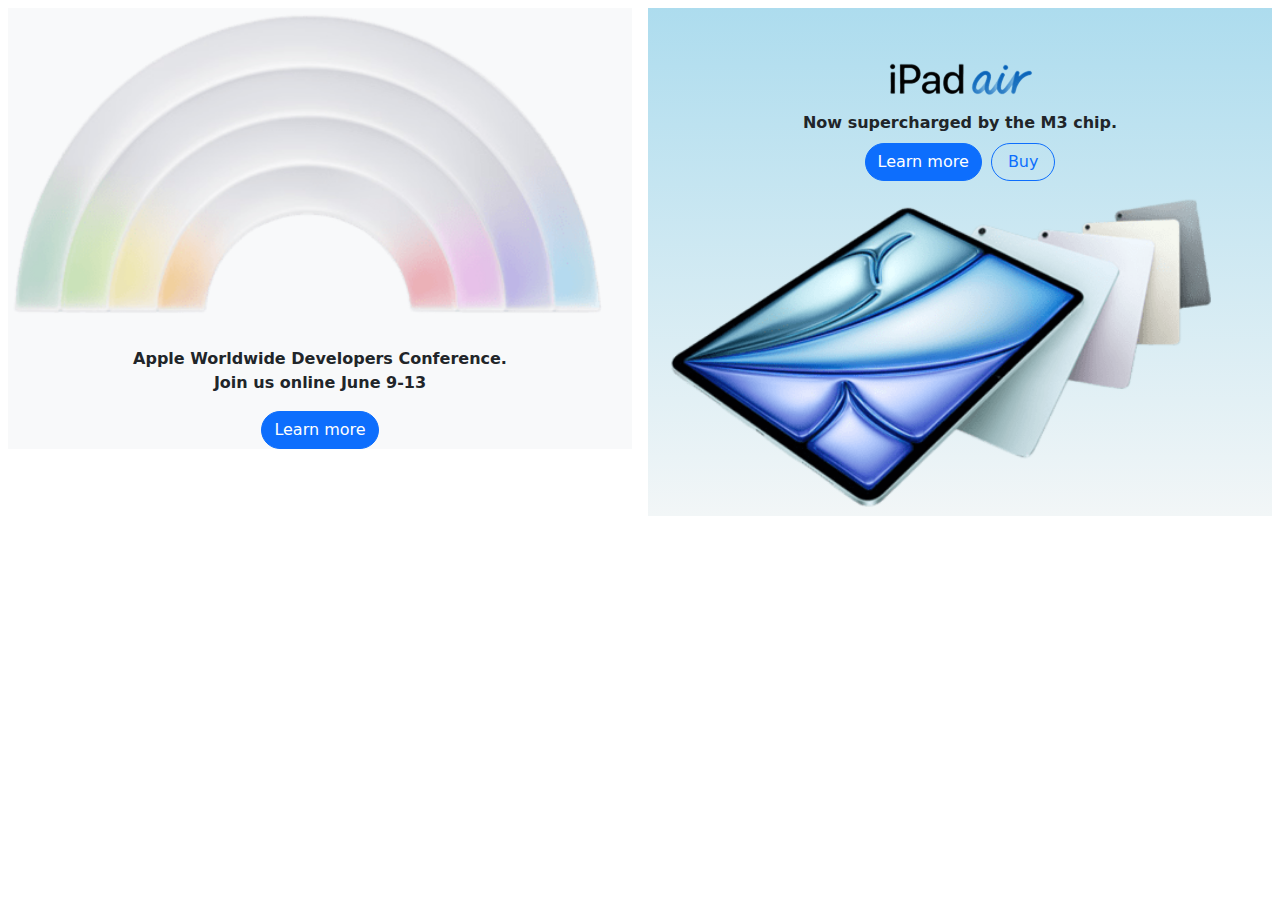
<file: index.html>
<!DOCTYPE html>
<html lang="es">

<head>
    <meta charset="UTF-8">
    <meta name="viewport" content="width=device-width, initial-scale=1.0">
    <meta name="description" content="Sitio Web - Proyecto Apple">
    <link rel="shortcut icon" href="./assets/images/favicon/favicon.ico" type="image/x-icon">
    <link rel="stylesheet" href="./vendors/bootstrap/css/bootstrap.min.css">
    <title>Apple</title>
    <!-- CSS -->
    <link rel="stylesheet" href="./css/stylesection2.css">
</head>

<body>
    <header>
        <nav>

        </nav>
    </header>
    <main>
        <section class="row m-0 section2">
            <div class="col-6 p-2">
                <div class="div1 text-center bg-body-tertiary">
                    <img class="w-100" src="./img/img1.png" alt="">
                    <p class="text-center fw-bold">Apple Worldwide Developers Conference. <br>Join us online June 9-13
                    </p>
                    <button type="button" class="btn btn-primary rounded-pill">Learn more</button>
                </div>
            </div>
            <div class="col-6 p-2">
                <div class="div2 text-center">
                    <img class="mt-5" src="./img/img3.png" alt="">
                    <p class="fw-bold my-2">Now supercharged by the M3 chip.</p>
                    <div class="my-2">
                        <button type="button" class="btn btn-primary rounded-pill me-1">Learn more</button>
                        <button type="button" class="btn btn-outline-primary rounded-pill px-3">Buy</button>
                    </div>
                    <img class="w-100" src="./img/img2.png" alt="">
                </div>
            </div>

        </section>
    </main>
    <footer>

    </footer>
    <script src="./vendors/bootstrap/js/bootstrap.bundle.min.js"></script>
</body>

</html>
</file>
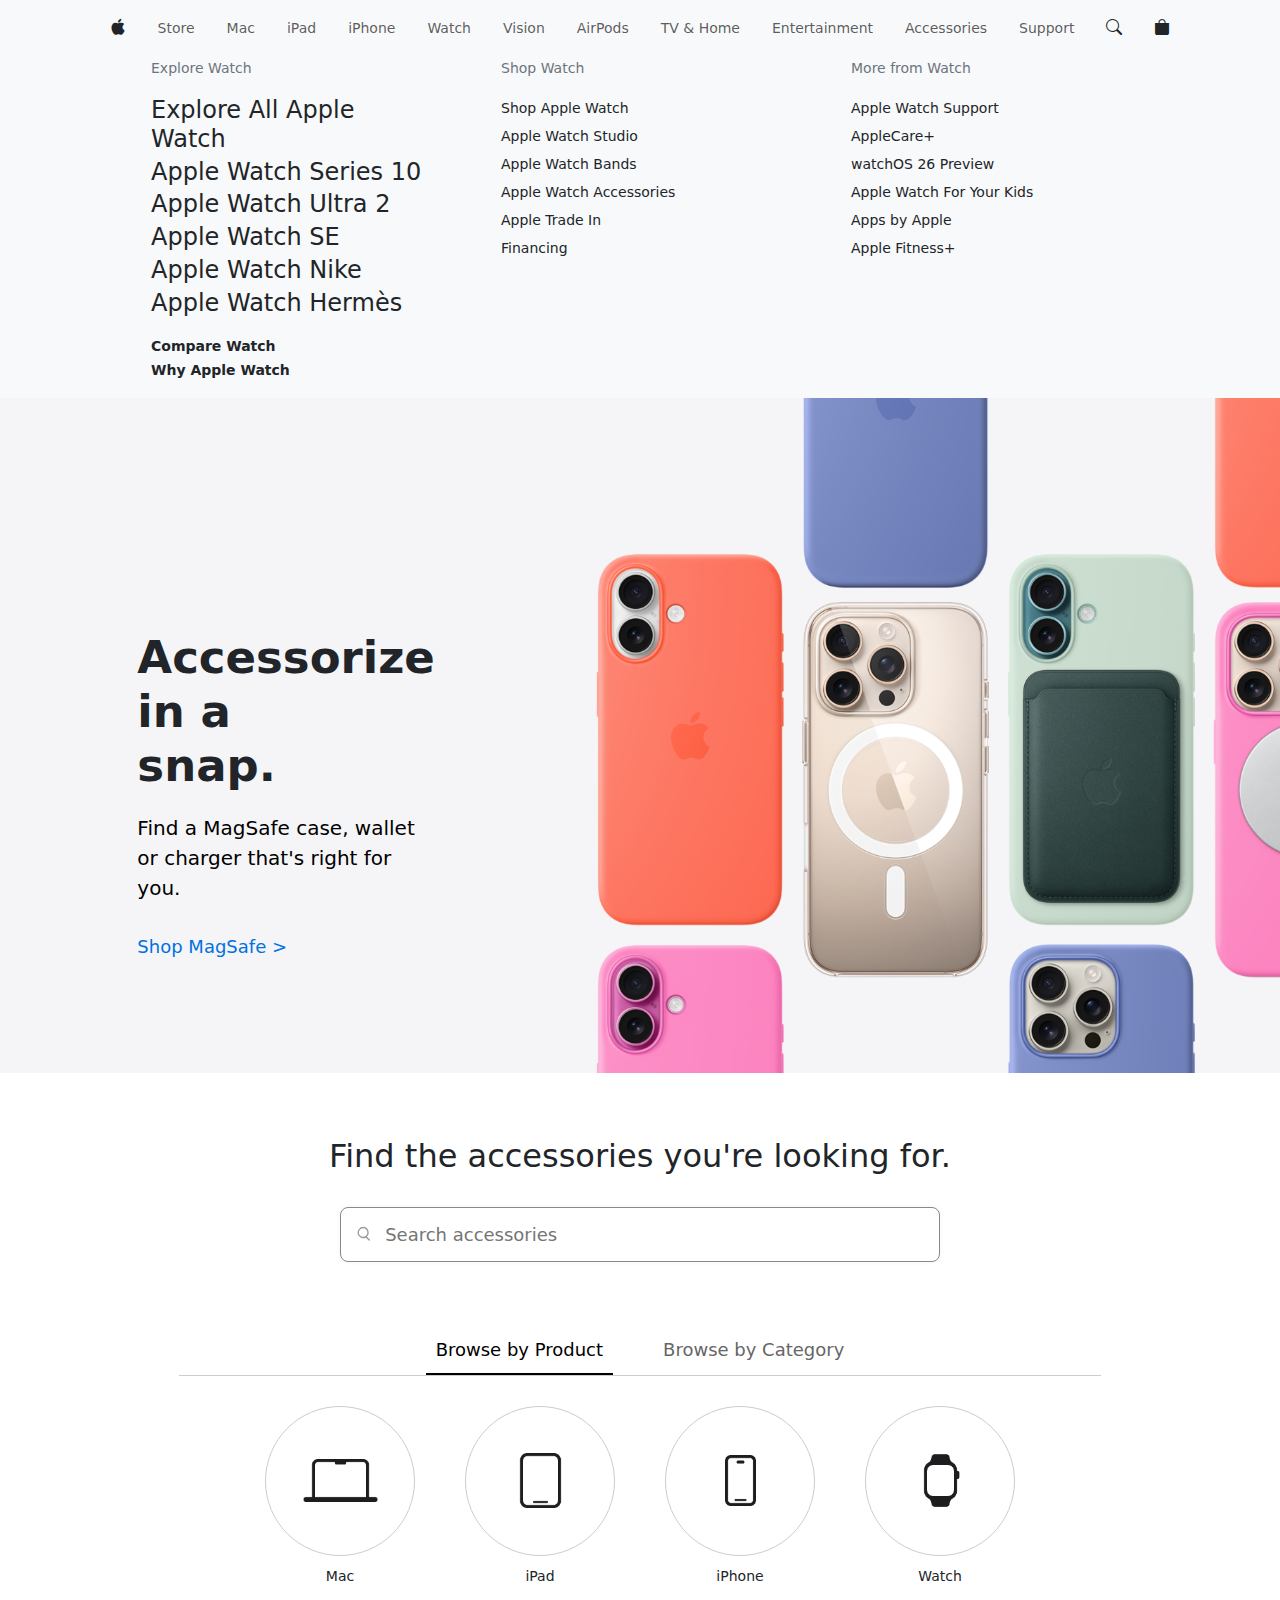
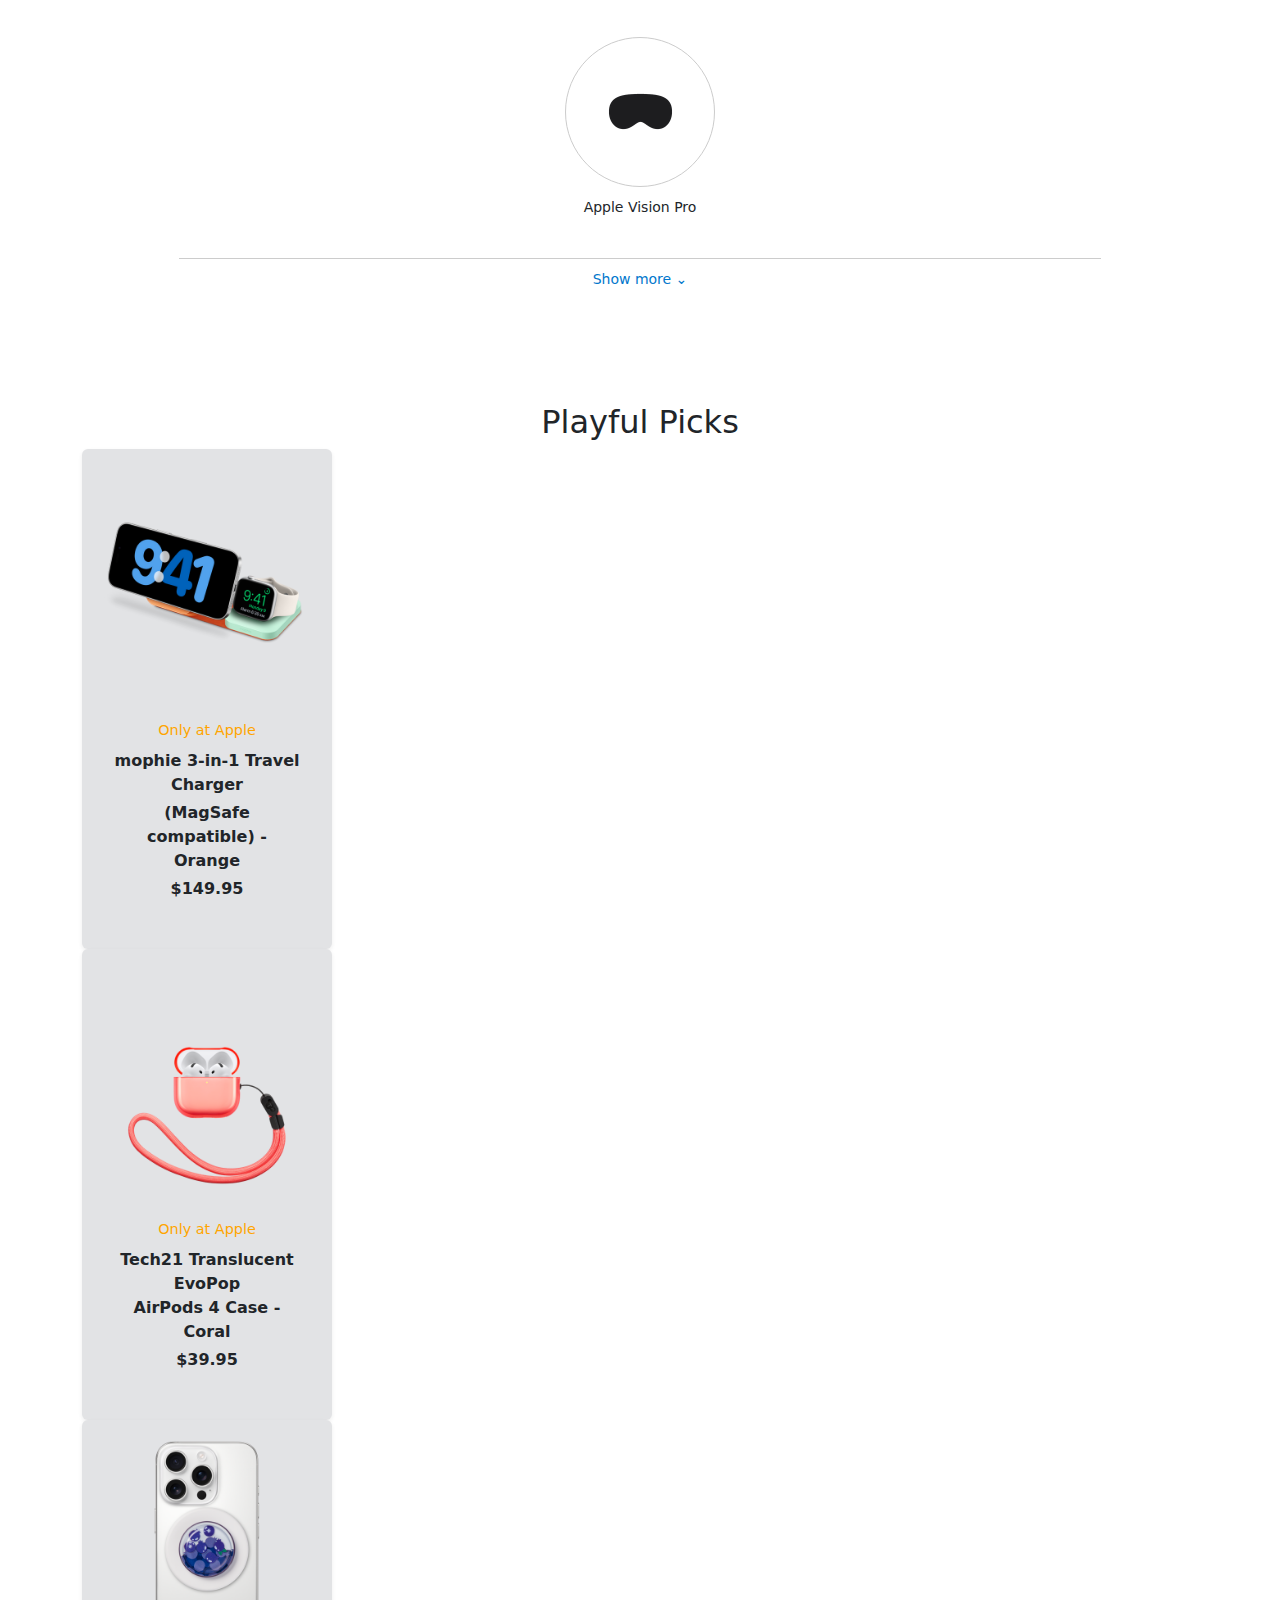
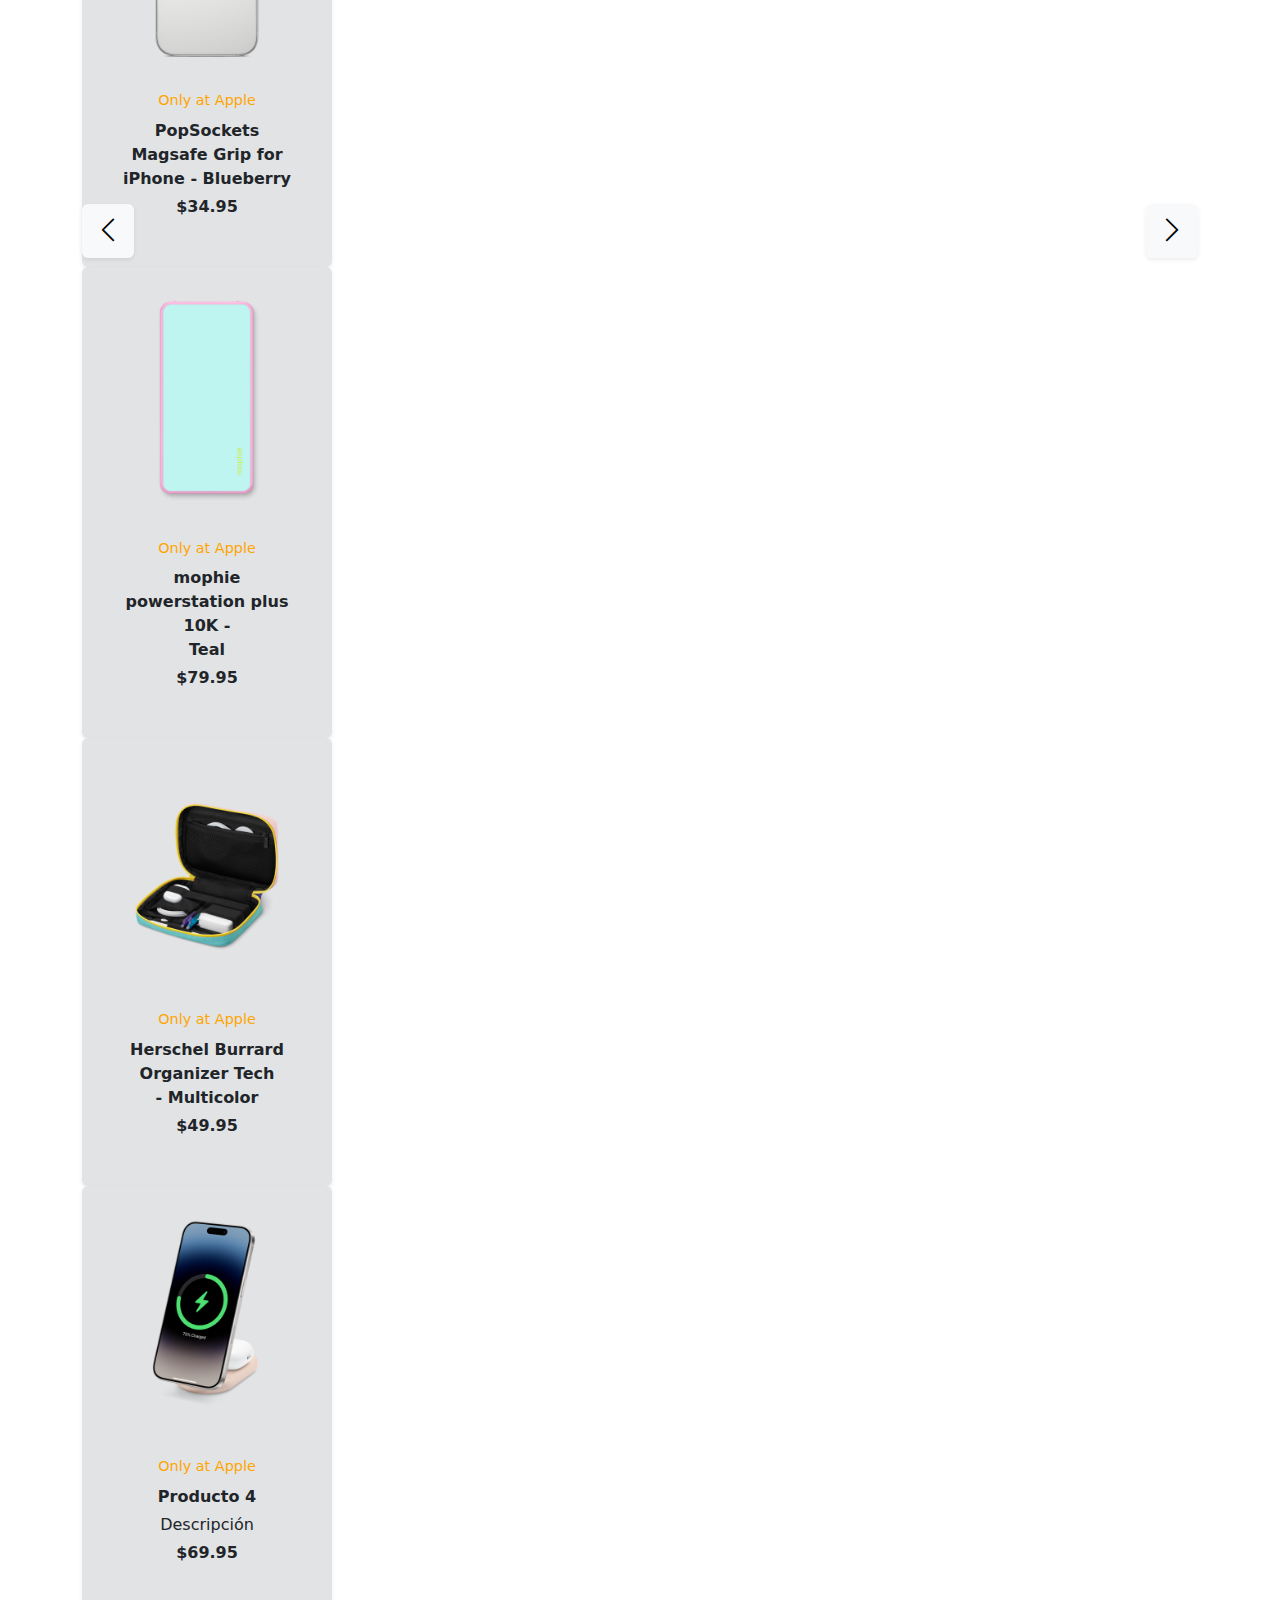
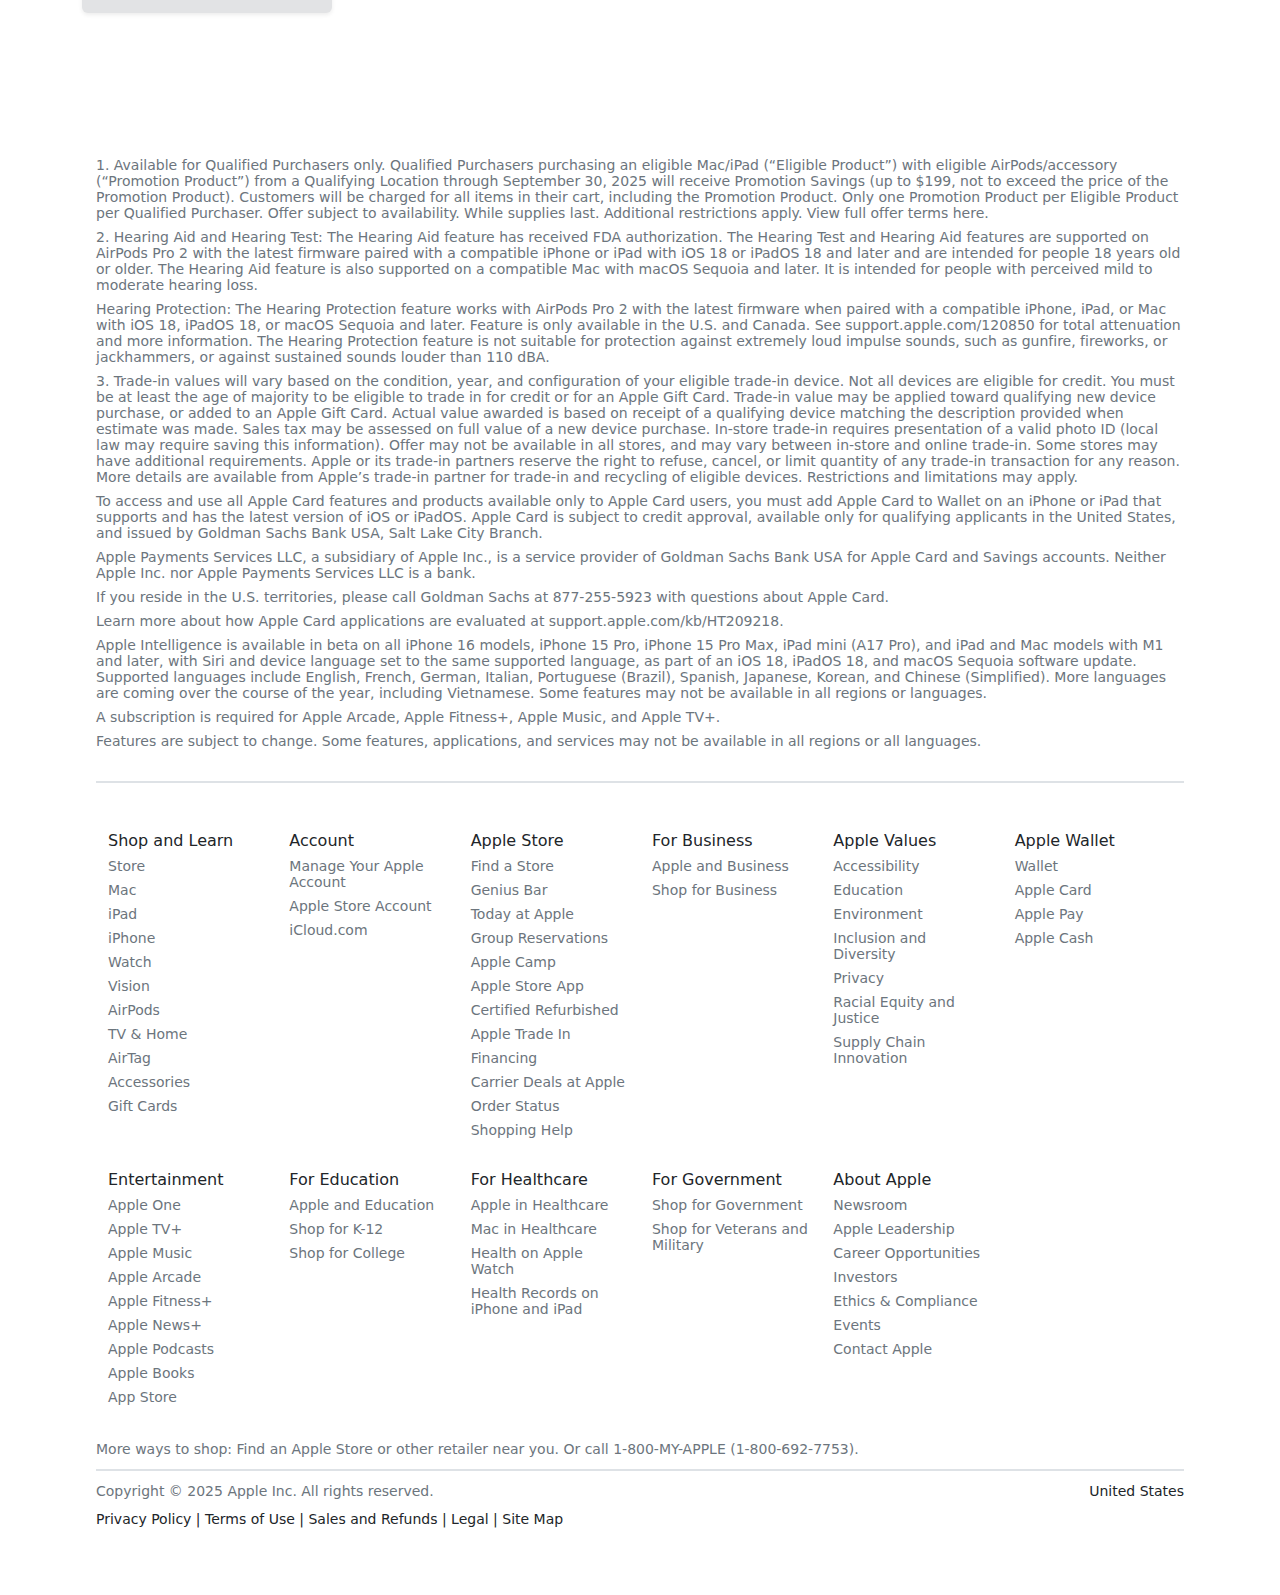
<file: views/accesories/index.html>
<!DOCTYPE html>
<html lang="es">

<head>
    <meta charset="UTF-8">
    <meta name="viewport" content="width=device-width, initial-scale=1.0">
    <meta name="description" content="Sitio Web - Proyecto Apple">
    <link rel="shortcut icon" href="../../assets/images/favicon/favicon.ico" type="image/x-icon">
    <link rel="stylesheet" href="../../vendors/bootstrap/css/bootstrap.min.css">
    <link href="https://cdn.jsdelivr.net/npm/bootstrap@5.3.6/dist/css/bootstrap.min.css" rel="stylesheet"
        integrity="sha384-4Q6Gf2aSP4eDXB8Miphtr37CMZZQ5oXLH2yaXMJ2w8e2ZtHTl7GptT4jmndRuHDT" crossorigin="anonymous">
    <link rel="stylesheet" href="../../assets/styles/home.css">
    <link rel="stylesheet" href="../../assets/styles/accesories.css">
    <link href="https://cdn.jsdelivr.net/npm/bootstrap@5.3.3/dist/css/bootstrap.min.css" rel="stylesheet">
    <link rel="stylesheet" href="https://cdn.jsdelivr.net/npm/bootstrap-icons@1.11.3/font/bootstrap-icons.css">

    <title>Apple Accessories</title>
</head>

<body>
    <header class="bg-body-tertiary">
        <nav class="navbar navbar-expand-lg">
            <div class="container-fluid">
                <button class="navbar-toggler" type="button" data-bs-toggle="collapse"
                    data-bs-target="#navbarSupportedContent" aria-controls="navbarSupportedContent"
                    aria-expanded="false" aria-label="Toggle navigation">
                    <span class="navbar-toggler-icon"></span>
                </button>
                <div class="collapse navbar-collapse" id="navbarSupportedContent">
                    <ul class="navbar-nav align-items-center mx-auto mb-2 mb-lg-0 gap-3">
                        <li class="nav-item">
                            <a class="nav-link" href="../home/index.html"><i class="bi bi-apple text-dark"></i></a>
                        </li>
                        <li class="nav-item">
                            <a class="nav-link navItem" href="#"><small>Store</small></a>
                        </li>
                        <li class="nav-item">
                            <a class="nav-link navItem" href="#"><small>Mac</small></a>
                        </li>
                        <li class="nav-item">
                            <a class="nav-link navItem" href="#"><small>iPad</small></a>
                        </li>
                        <li class="nav-item">
                            <a class="nav-link navItem" href="#"><small>iPhone</small></a>
                        </li>
                        <li class="nav-item">
                            <a class="nav-link navItem" href="#"><small>Watch</small></a>
                        </li>
                        <li class="nav-item">
                            <a class="nav-link navItem" href="#"><small>Vision</small></a>
                        </li>
                        <li class="nav-item">
                            <a class="nav-link navItem" href="#"><small>AirPods</small></a>
                        </li>
                        <li class="nav-item">
                            <a class="nav-link navItem" href="#"><small>TV & Home</small></a>
                        </li>
                        <li class="nav-item">
                            <a class="nav-link navItem" href="#"><small>Entertainment</small></a>
                        </li>
                        <li class="nav-item">
                            <a class="nav-link navItem" href="../accesories/index.html"><small>Accessories</small></a>
                        </li>
                        <li class="nav-item">
                            <a class="nav-link navItem" href="#"><small>Support</small></a>
                        </li>
                        <li class="nav-item">
                            <a class="nav-link" href="#"><i class="bi bi-search text-dark"></i></a>
                        </li>
                        <li class="nav-item">
                            <a class="nav-link" href="#"><i class="bi bi-bag-fill text-dark"></i></a>
                        </li>
                    </ul>
                </div>
            </div>
        </nav>
        <div id="subNav" class="px-5">
            <section class="row row-cols-4 gap-5 justify-content-center">
                <section class="d-flex flex-column">
                    <p class="mb-3 text-secondary"><small>Explore Watch</small></p>
                    <h4 class="mb-1">Explore All Apple Watch</h4>
                    <h4 class="mb-1">Apple Watch Series 10</h4>
                    <h4 class="mb-1">Apple Watch Ultra 2</h4>
                    <h4 class="mb-1">Apple Watch SE</h4>
                    <h4 class="mb-1">Apple Watch Nike</h4>
                    <h4 class="mb-3">Apple Watch Hermès</h4>
                    <p class="mb-0 fw-semibold"><small>Compare Watch</small></p>
                    <p class="fw-semibold"><small>Why Apple Watch</small></p>
                </section>
                <section class="d-flex flex-column">
                    <p class="mb-3 text-secondary"><small>Shop Watch</small></p>
                    <p class="mb-1"><small>Shop Apple Watch</small></p>
                    <p class="mb-1"><small>Apple Watch Studio</small></p>
                    <p class="mb-1"><small>Apple Watch Bands</small></p>
                    <p class="mb-1"><small>Apple Watch Accessories</small></p>
                    <p class="mb-1"><small>Apple Trade In</small></p>
                    <p><small>Financing</small></p>
                </section>
                <section class="d-flex flex-column">
                    <p class="mb-3 text-secondary"><small>More from Watch</small></p>
                    <p class="mb-1"><small>Apple Watch Support</small></p>
                    <p class="mb-1"><small>AppleCare+</small></p>
                    <p class="mb-1"><small>watchOS 26 Preview</small></p>
                    <p class="mb-1"><small>Apple Watch For Your Kids</small></p>
                    <p class="mb-1"><small>Apps by Apple</small></p>
                    <p><small>Apple Fitness+</small></p>
                </section>
            </section>
        </div>
    </header>
    <main>
        <section class="hero">
            <div class="hero-content">
                <h1>Accessorize in a snap.</h1>
                <p>Find a MagSafe case, wallet or charger that's right for you.</p>
                <div class="hero-links">
                    <a href="#" class="hero-link">Shop MagSafe ></a>
                </div>
            </div>
            <div class="imag">
                <img src="../../assets/images/accesories/aalp-magsafe-header-202503.png" alt="Apple Accessories">
            </div>
        </section>

        <section class="search">
            <h2>Find the accessories you're looking for.</h2>
            <div class="search-container">
                <div class="search-box">
                    <svg xmlns="http://www.w3.org/2000/svg" viewBox="0 0 24 24">
                        <path
                            d="M10 2a8 8 0 015.29 13.71l4 4a1 1 0 01-1.42 1.42l-4-4A8 8 0 1110 2zm0 2a6 6 0 100 12 6 6 0 000-12z" />
                    </svg>
                    <input type="text" placeholder="Search accessories">
                </div>
            </div>
        </section>

        <section class="browse-bubbles">
            <div class="tabs">
                <button class="tab-button active" data-tab="product">Browse by Product</button>
                <button class="tab-button" data-tab="category">Browse by Category</button>
            </div>

            <div id="product" class="tab-content active">
                <div class="icons-container">
                    <div class="icon-item">
                        <div class="icon-bubble">
                            <img src="../../assets/images/accesories/product/icon-product-mac.png" alt="Apple">
                        </div>
                        Mac
                    </div>
                    <div class="icon-item">
                        <div class="icon-bubble">
                            <img src="../../assets/images/accesories/product/icon-product-ipad.png" alt="iPad">
                        </div>
                        iPad
                    </div>
                    <div class="icon-item">
                        <div class="icon-bubble">
                            <img src="../../assets/images/accesories/product/icon-product-iphone.png" alt="iPhone">
                        </div>
                        iPhone
                    </div>
                    <div class="icon-item">
                        <div class="icon-bubble">
                            <img src="../../assets/images/accesories/product/icon-product-watch.png" alt="Watch">
                        </div>
                        Watch
                    </div>
                    <div class="icon-item">
                        <div class="icon-bubble">
                            <img src="../../assets/images/accesories/product/icon-product-vision-pro.png"
                                alt="Vision Pro">
                        </div>
                        Apple Vision Pro
                    </div>
                </div>

                <input type="checkbox" id="toggle-more">

                <!-- iconos extra -->
                <div class="extra-icons-wrapper">
                    <div class="icons-container">
                        <div class="icon-item">
                            <div class="icon-bubble">
                                <img src="../../assets/images/accesories/product/icon-product-tv.png" alt="TV & Home">
                            </div>
                            TV & Home
                        </div>
                        <div class="icon-item">
                            <div class="icon-bubble">
                                <img src="../../assets/images/accesories/product/icon-product-beats.png"
                                    alt="Beats by Dr. Dre">
                            </div>
                            Beats by Dr. Dre
                        </div>
                    </div>
                </div>

                <!-- label como boton -->
                <label for="toggle-more" class="show-more-label"></label>
            </div>

            <div id="category" class="tab-content">
                <div class="icons-container">
                    <div class="icon-item">
                        <div class="icon-bubble">
                            <img src="../../assets/images/accesories/category/icon-category-new-arrivals.png"
                                alt="Apple">
                        </div>
                        New Arrivals
                    </div>
                    <div class="icon-item">
                        <div class="icon-bubble">
                            <img src="../../assets/images/accesories/category/icon-category-cases-protection.png"
                                alt="Apple">
                        </div>
                        Cases & Protection
                    </div>
                    <div class="icon-item">
                        <div class="icon-bubble">
                            <img src="../../assets/images/accesories/category/icon-category-charging-essentials.png"
                                alt="Apple">
                        </div>
                        Charging Essentials
                    </div>
                    <div class="icon-item">
                        <div class="icon-bubble">
                            <img src="../../assets/images/accesories/category/icon-category-magsafe.png" alt="Apple">
                        </div>
                        MagSafe
                    </div>
                    <div class="icon-item">
                        <div class="icon-bubble">
                            <img src="../../assets/images/accesories/category/icon-category-audio-music.png"
                                alt="Apple">
                        </div>
                        Headphones & Speakers
                    </div>
                </div>
                <input type="checkbox" id="toggle-more-category">

                <!-- iconos extra -->
                <div class="extra-icons-wrapper-category">
                    <div class="icons-container">
                        <div class="icon-item">
                            <div class="icon-bubble">
                                <img src="../../assets/images/accesories/category/icon-category-watch-bands.png"
                                    alt="Apple">
                            </div>
                            Apple Watch Bands
                        </div>
                        <div class="icon-item">
                            <div class="icon-bubble">
                                <img src="../../assets/images/accesories/category/icon-product-vision-pro.png"
                                    alt="Apple">
                            </div>
                            Apple Vision Pro
                        </div>
                        <div class="icon-item">
                            <div class="icon-bubble">
                                <img src="../../assets/images/accesories/category/icon-category-house-wifi.png"
                                    alt="Apple">
                            </div>
                            Home Office
                        </div>
                        <div class="icon-item">
                            <div class="icon-bubble">
                                <img src="../../assets/images/accesories/category/icon-category-mice-keyboards.png"
                                    alt="Apple">
                            </div>
                            Mice & Keyboards
                        </div>
                        <div class="icon-item">
                            <div class="icon-bubble">
                                <img src="../../assets/images/accesories/category/icon-category-airtag.png" alt="Apple">
                            </div>
                            AirTag and Accessories
                        </div>
                        <div class="icon-item">
                            <div class="icon-bubble">
                                <img src="../../assets/images/accesories/category/icon-category-health-fitness.png"
                                    alt="Apple">
                            </div>
                            Health & Fitness
                        </div>
                        <div class="icon-item">
                            <div class="icon-bubble">
                                <img src="../../assets/images/accesories/category/icon-category-gaming.png" alt="Apple">
                            </div>
                            Gaming
                        </div>
                        <div class="icon-item">
                            <div class="icon-bubble">
                                <img src="../../assets/images/accesories/category/icon-category-photography-creativity.png"
                                    alt="Apple">
                            </div>
                            Photography
                        </div>
                        <div class="icon-item">
                            <div class="icon-bubble">
                                <img src="../../assets/images/accesories/category/icon-category-creative-tools.png"
                                    alt="Apple">
                            </div>
                            Creative Tools
                        </div>
                        <div class="icon-item">
                            <div class="icon-bubble">
                                <img src="../../assets/images/accesories/category/icon-category-home-automation.png"
                                    alt="Apple">
                            </div>
                            Smart Home Accessories
                        </div>
                        <div class="icon-item">
                            <div class="icon-bubble">
                                <img src="../../assets/images/accesories/category/icon-category-software.png"
                                    alt="Apple">
                            </div>
                            Software
                        </div>
                        <div class="icon-item">
                            <div class="icon-bubble">
                                <img src="../../assets/images/accesories/category/icon-category-storage.png"
                                    alt="Apple">
                            </div>
                            Storage
                        </div>
                    </div>
                </div>
                <!-- label como boton -->
                <label for="toggle-more-category" class="show-more-label-category"></label>
            </div>
        </section>
        <section class="playful-picks container py-5">
            <h2>Playful Picks</h2>
            <div class="position-relative">
                <!-- Carrusel -->
                <div id="cardCarousel" class="scrolling-wrapper">
                    <!-- Card 1 -->
                    <div class="card-wrapper">
                        <div class="card shadow-sm bg-secondary-subtle border-0">
                            <img src="../../assets/images/accesories/playful-picks/HS572.png" class="card-img-top"
                                alt="Charger" />
                            <div class="card-body text-center">
                                <p class="only-at">Only at Apple</p>
                                <p class="fw-bold mb-1">mophie 3-in-1 Travel Charger</p>
                                <p class="fw-bold mb-1">(MagSafe compatible) - Orange</p>
                                <p class="fw-bold">$149.95</p>
                            </div>
                        </div>
                    </div>

                    <!-- Card 2 -->
                    <div class="card-wrapper">
                        <div class="card shadow-sm bg-secondary-subtle border-0">
                            <img src="../../assets/images/accesories/playful-picks/HS5T2.png" class="card-img-top"
                                alt="Charger" />
                            <div class="card-body text-center">
                                <p class="only-at">Only at Apple</p>
                                <p class="fw-bold mb-1">Tech21 Translucent EvoPop <br> AirPods 4 Case - Coral</p>
                                <p class="fw-bold">$39.95</p>
                            </div>
                        </div>
                    </div>

                    <!-- Card 3 -->
                    <div class="card-wrapper">
                        <div class="card shadow-sm bg-secondary-subtle border-0">
                            <img src="../../assets/images/accesories/playful-picks/HS5F2.png" class="card-img-top"
                                alt="Charger" />
                            <div class="card-body text-center">
                                <p class="only-at">Only at Apple</p>
                                <p class="fw-bold mb-1">PopSockets Magsafe Grip for <br>iPhone - Blueberry</p>
                                <p class="fw-bold">$34.95</p>
                            </div>
                        </div>
                    </div>

                    <!-- Card 4 (ejemplo extra) -->
                    <div class="card-wrapper">
                        <div class="card shadow-sm bg-secondary-subtle border-0">
                            <img src="../../assets/images/accesories/playful-picks/HS542.png" class="card-img-top"
                                alt="Charger" />
                            <div class="card-body text-center">
                                <p class="only-at">Only at Apple</p>
                                <p class="fw-bold mb-1">mophie powerstation plus 10K - <br> Teal</p>
                                <p class="fw-bold">$79.95</p>
                            </div>
                        </div>
                    </div>
                    <!-- Card 5 -->
                    <div class="card-wrapper">
                        <div class="card shadow-sm bg-secondary-subtle border-0">
                            <img src="../../assets/images/accesories/playful-picks/HS5A2.png" class="card-img-top"
                                alt="Charger" />
                            <div class="card-body text-center">
                                <p class="only-at">Only at Apple</p>
                                <p class="fw-bold mb-1">Herschel Burrard Organizer Tech <br> - Multicolor</p>
                                <p class="fw-bold">$49.95</p>
                            </div>
                        </div>
                    </div>
                    <!-- Card 6 -->
                    <div class="card-wrapper">
                        <div class="card shadow-sm bg-secondary-subtle border-0">
                            <img src="../../assets/images/accesories/playful-picks/HS4X2.png" class="card-img-top"
                                alt="Charger" />
                            <div class="card-body text-center">
                                <p class="only-at">Only at Apple</p>
                                <p class="fw-bold mb-1">Producto 4</p>
                                <p class="mb-1">Descripción</p>
                                <p class="fw-bold">$69.95</p>
                            </div>
                        </div>
                    </div>
                </div>

                <!-- Botones izquierda y derecha -->
                <button class="btn btn-light position-absolute top-50 start-0 translate-middle-y border-0 shadow-sm"
                    onclick="scrollLeft()">
                    <i class="bi bi-chevron-left fs-3"></i>
                </button>

                <button class="btn btn-light position-absolute top-50 end-0 translate-middle-y border-0 shadow-sm"
                    onclick="scrollRight()">
                    <i class="bi bi-chevron-right fs-3"></i>
                </button>

            </div>
        </section>
    </main>
    <footer class="px-2 px-md-3 px-lg-5 py-5 mt-5">
        <section id="terminos" class="mx-2 mx-md-3 mx-lg-5 pb-4 border-bottom border-2"></section>
        <section id="menu"
            class="mx-2 mx-md-3 mx-lg-5 my-4 row row-cols-1 row-cols-sm-3 row-cols-md-4 row-cols-lg-5 row-cols-xl-6 g-4">
        </section>
        <p class="mx-2 mx-md-3 mx-lg-5 mt-3 mb-0 text-secondary"><small>More ways to shop: Find an Apple Store or other
                retailer near you. Or call 1-800-MY-APPLE (1-800-692-7753).</small></p>
        <section class="mx-2 mx-md-3 mx-lg-5 mt-2 pt-2 mb-0 border-top border-2 d-flex justify-content-between">
            <p class="text-secondary mb-0"><small>Copyright © 2025 Apple Inc. All rights reserved.</small></p>
            <p class="mb-0"><small>United States</small></p>
        </section>
        <p class="mx-2 mx-md-3 mx-lg-5 mt-1">
            <small>
                Privacy Policy | Terms of Use | Sales and Refunds | Legal | Site Map
            </small>
        </p>
    </footer>
    <script src="../../assets/js/home.js"></script>
    <script src="../../assets/js/footer.js"></script>
    <script src="../../assets/script/accesories.js"></script>
    <script src="../../vendors/bootstrap/js/bootstrap.bundle.min.js"></script>
    <script src="https://cdn.jsdelivr.net/npm/bootstrap@5.3.3/dist/js/bootstrap.bundle.min.js"></script>
</body>

</html>
</file>
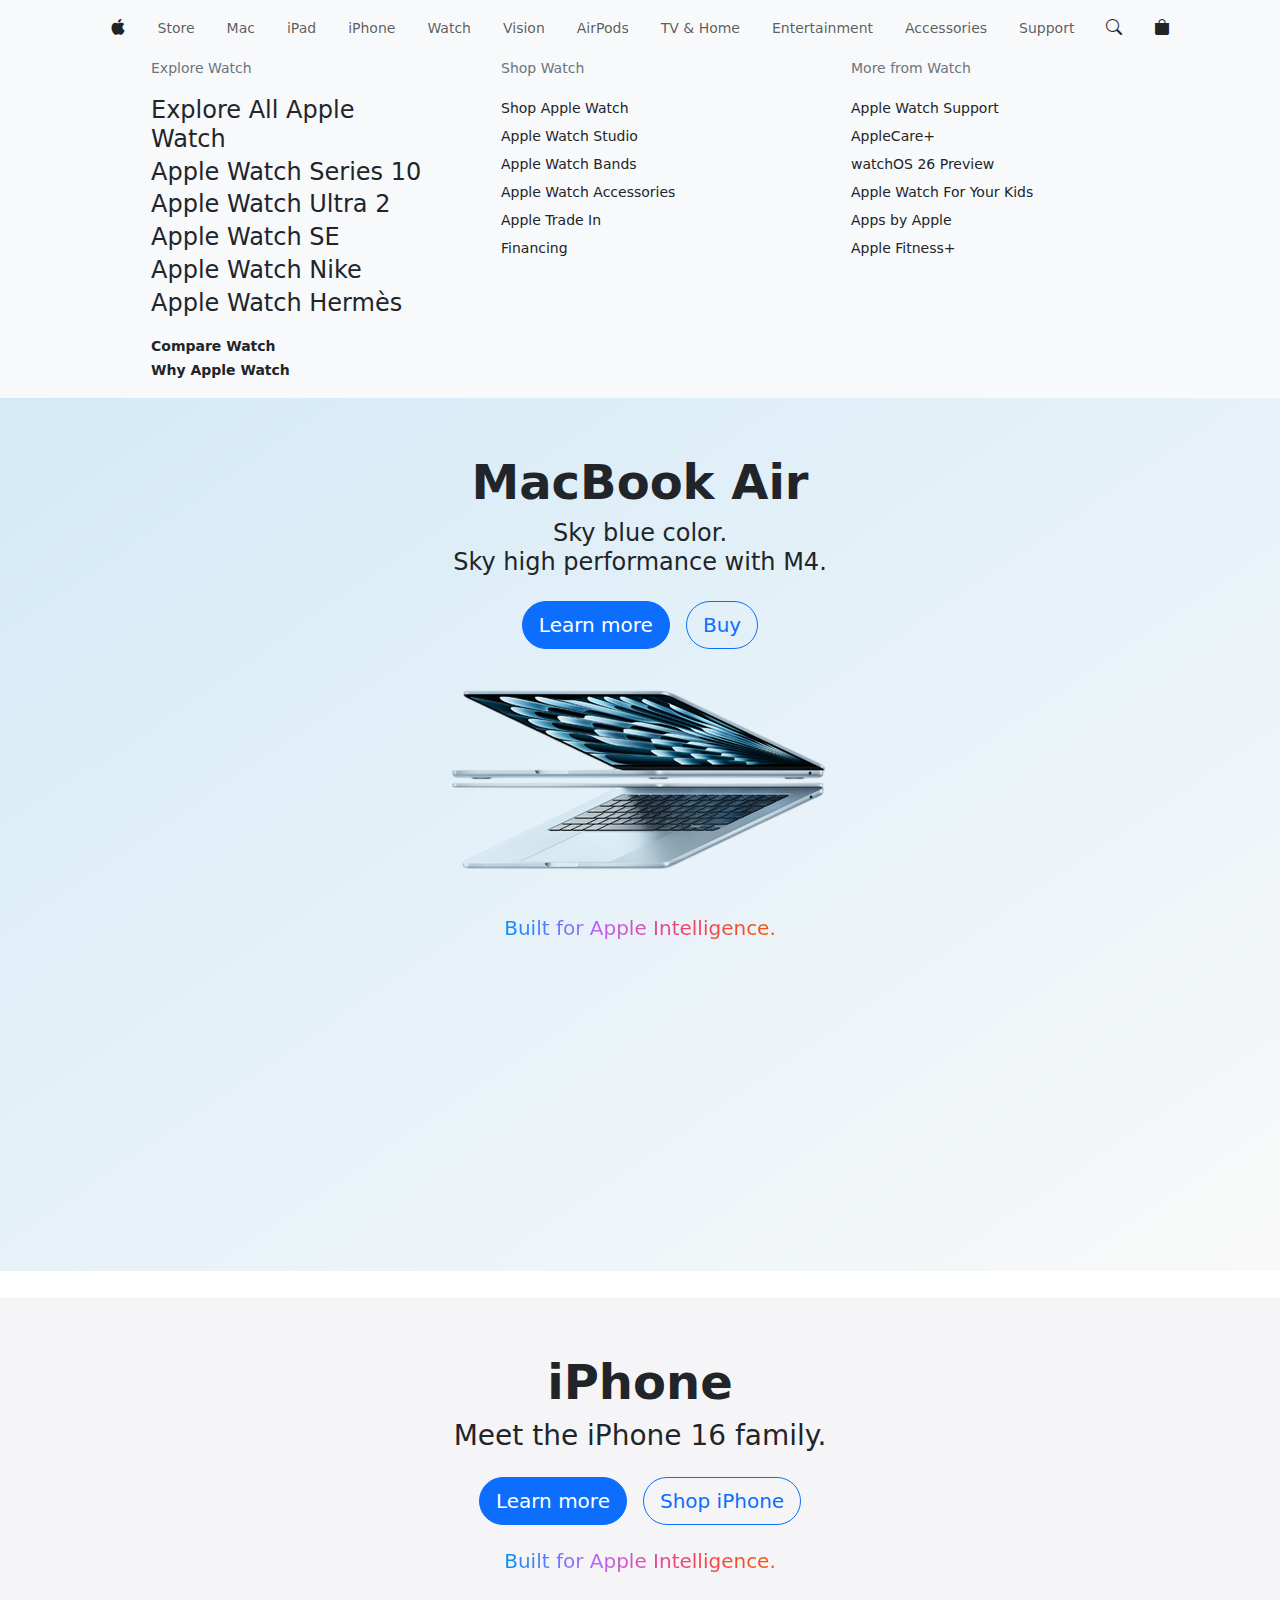
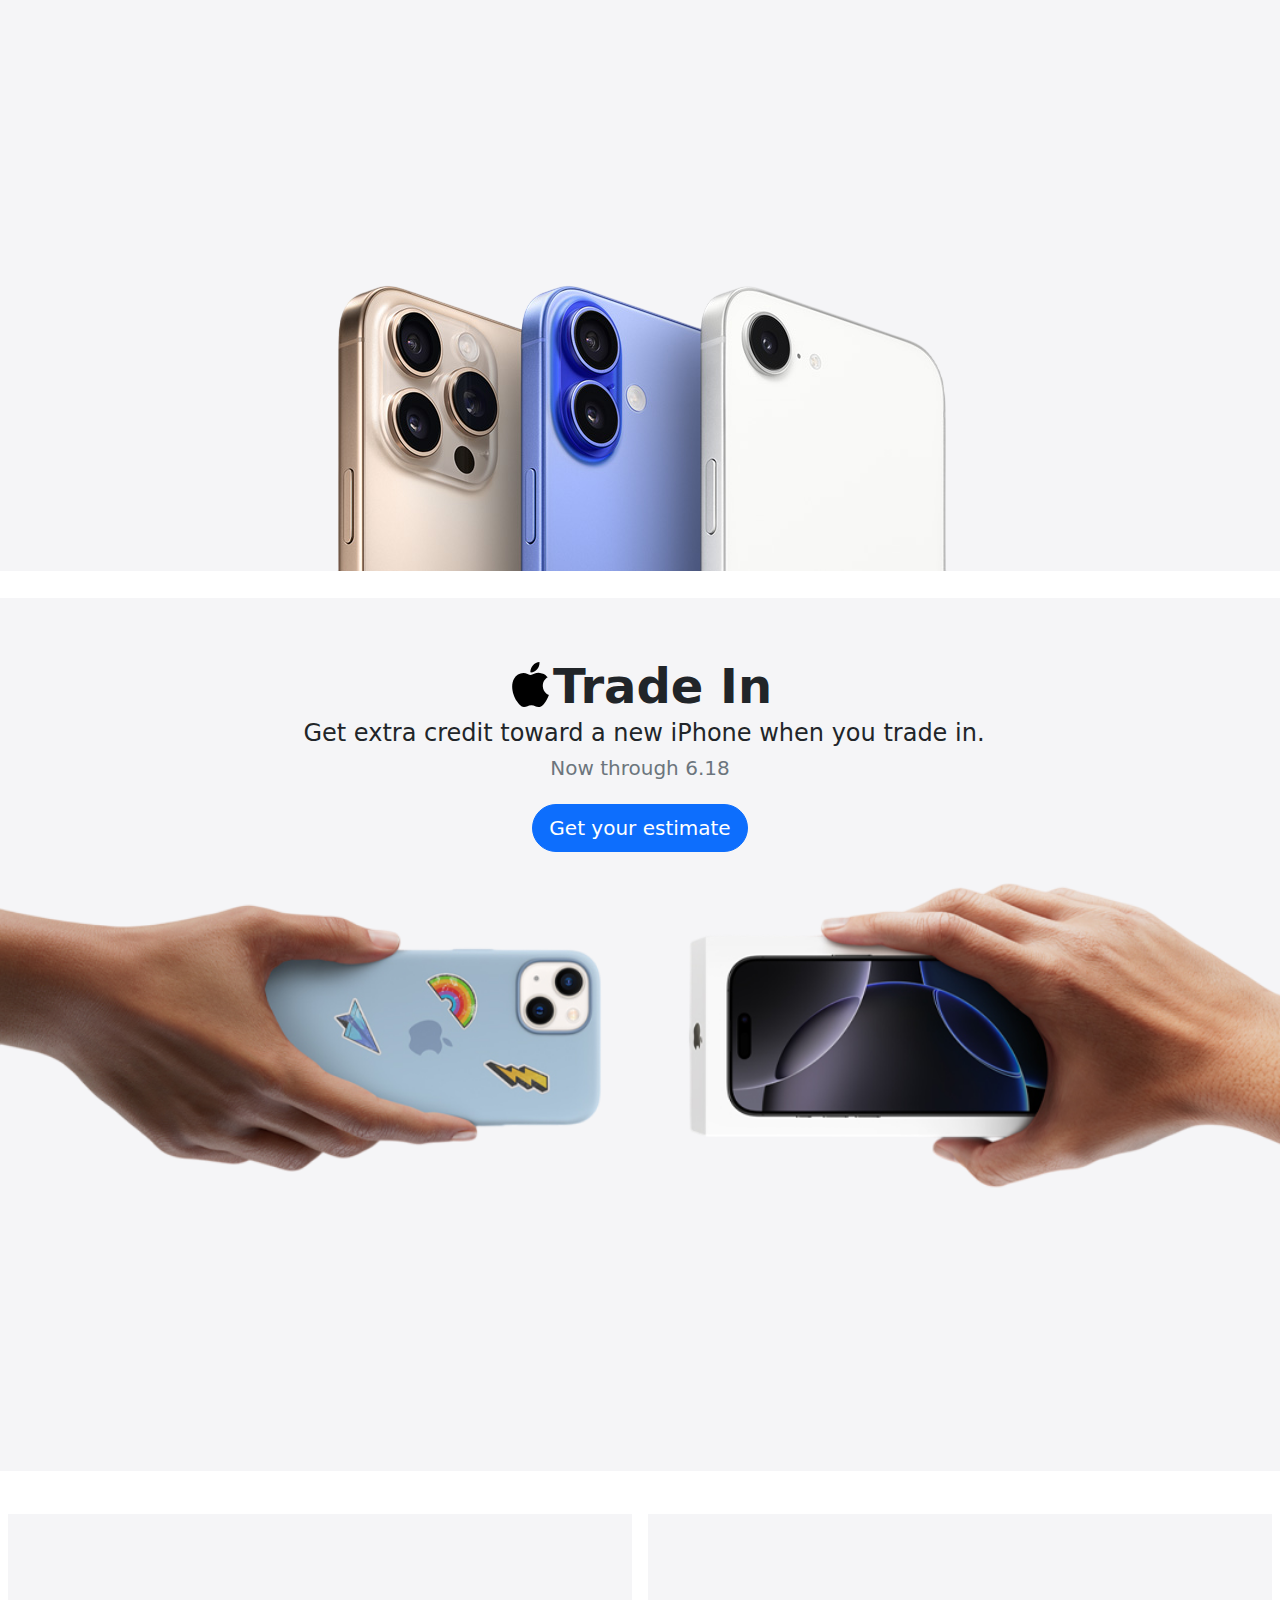
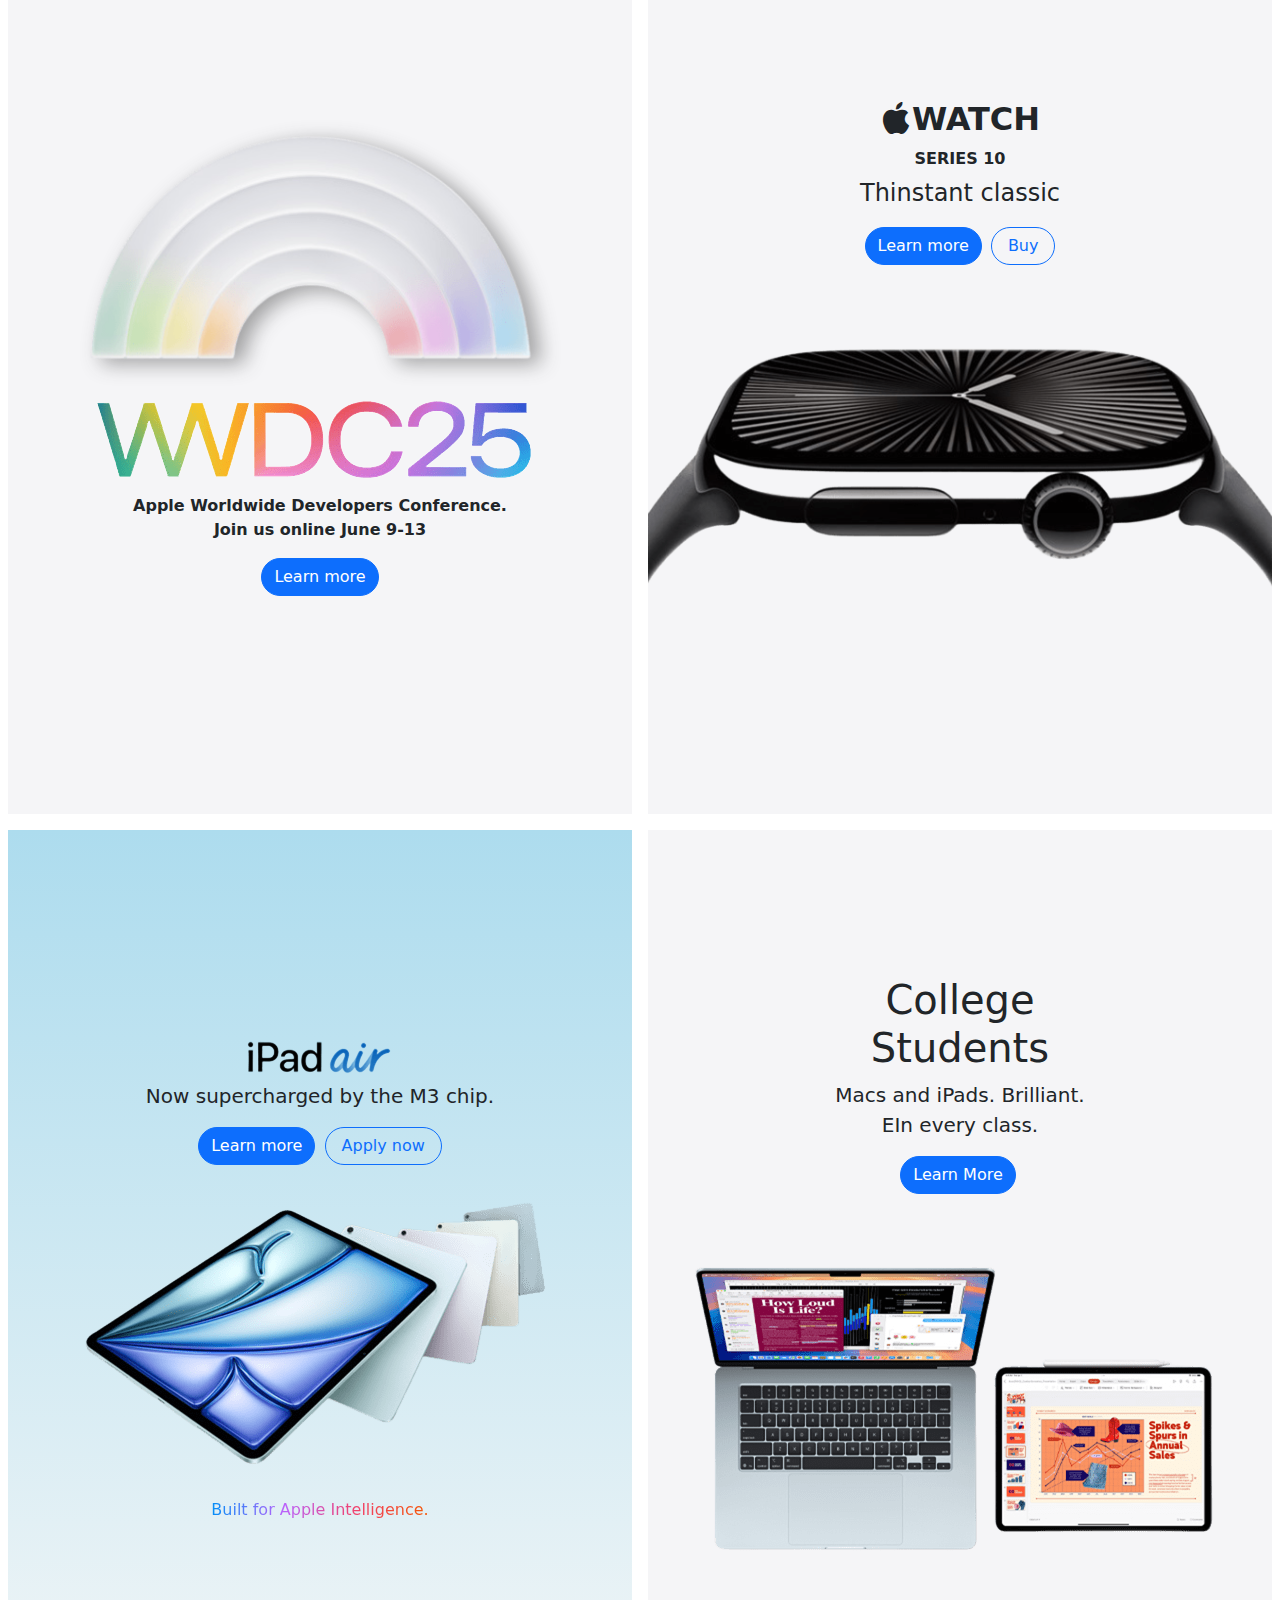
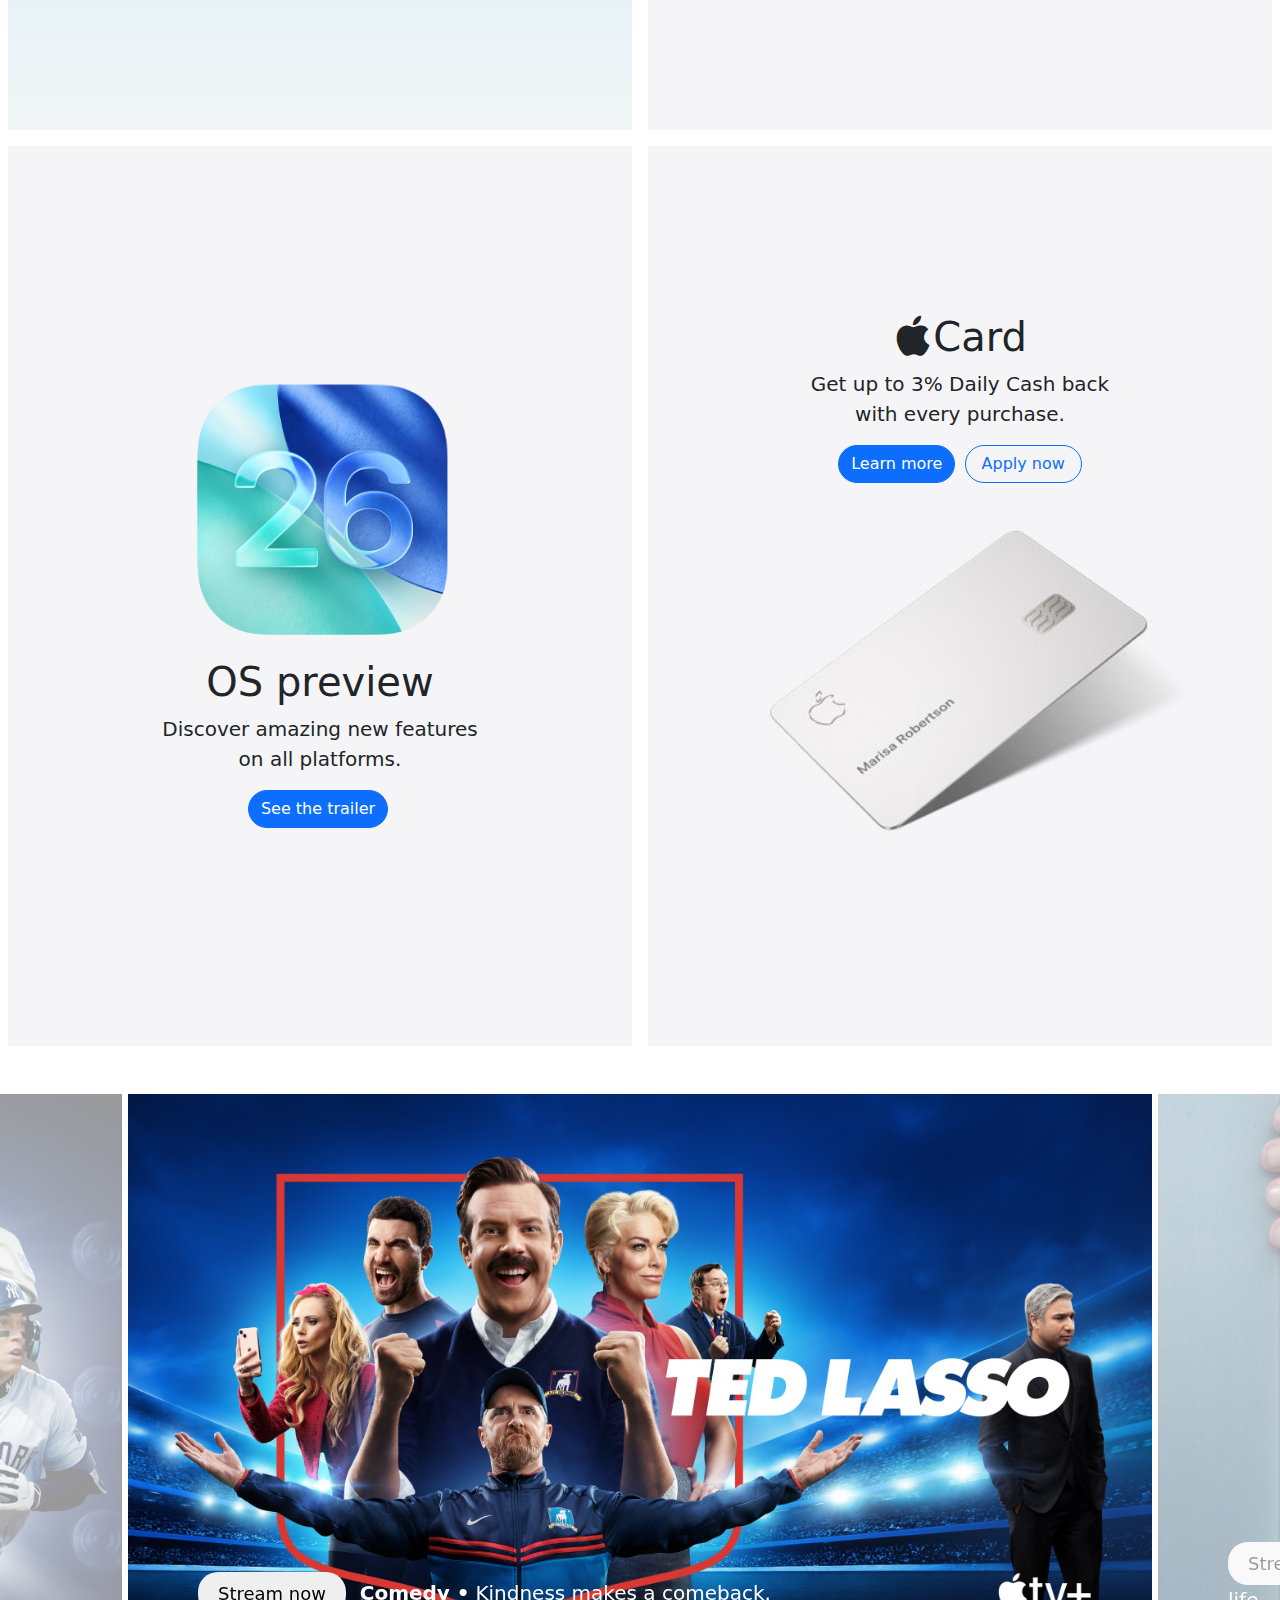
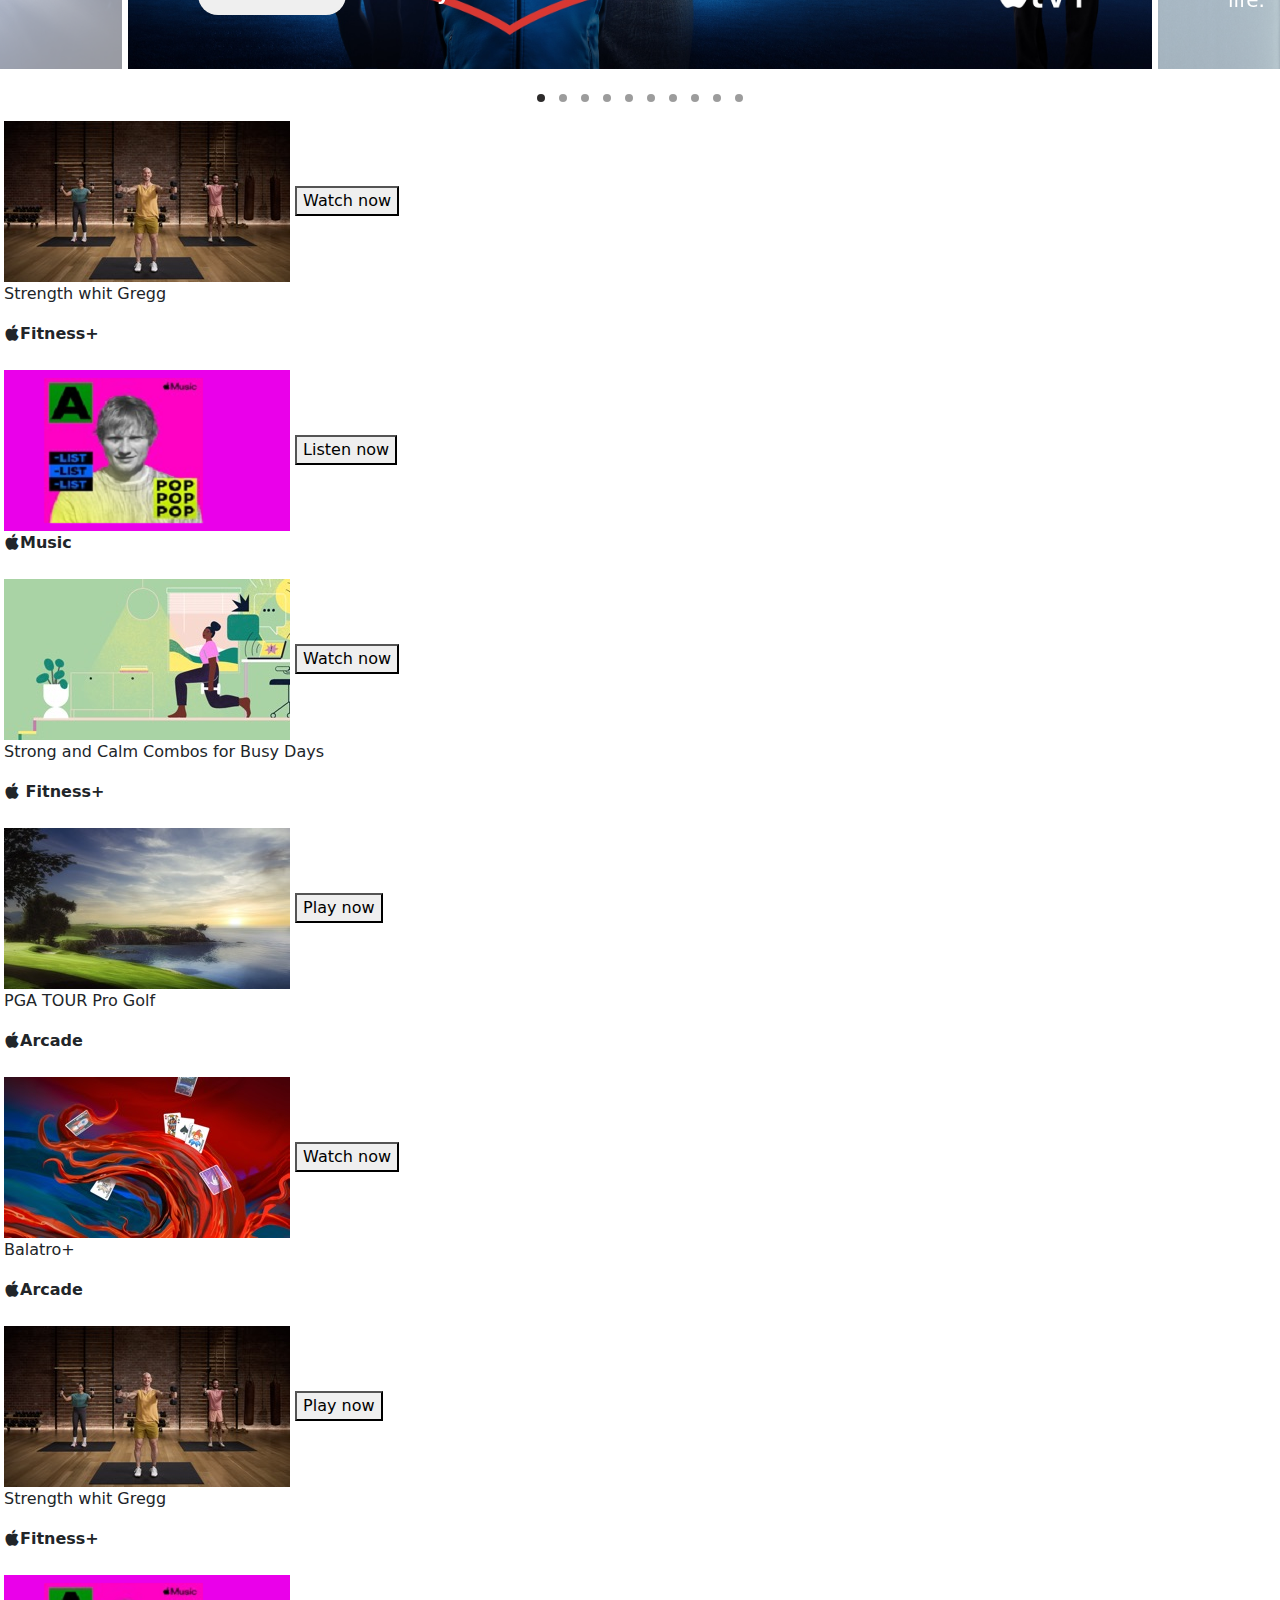
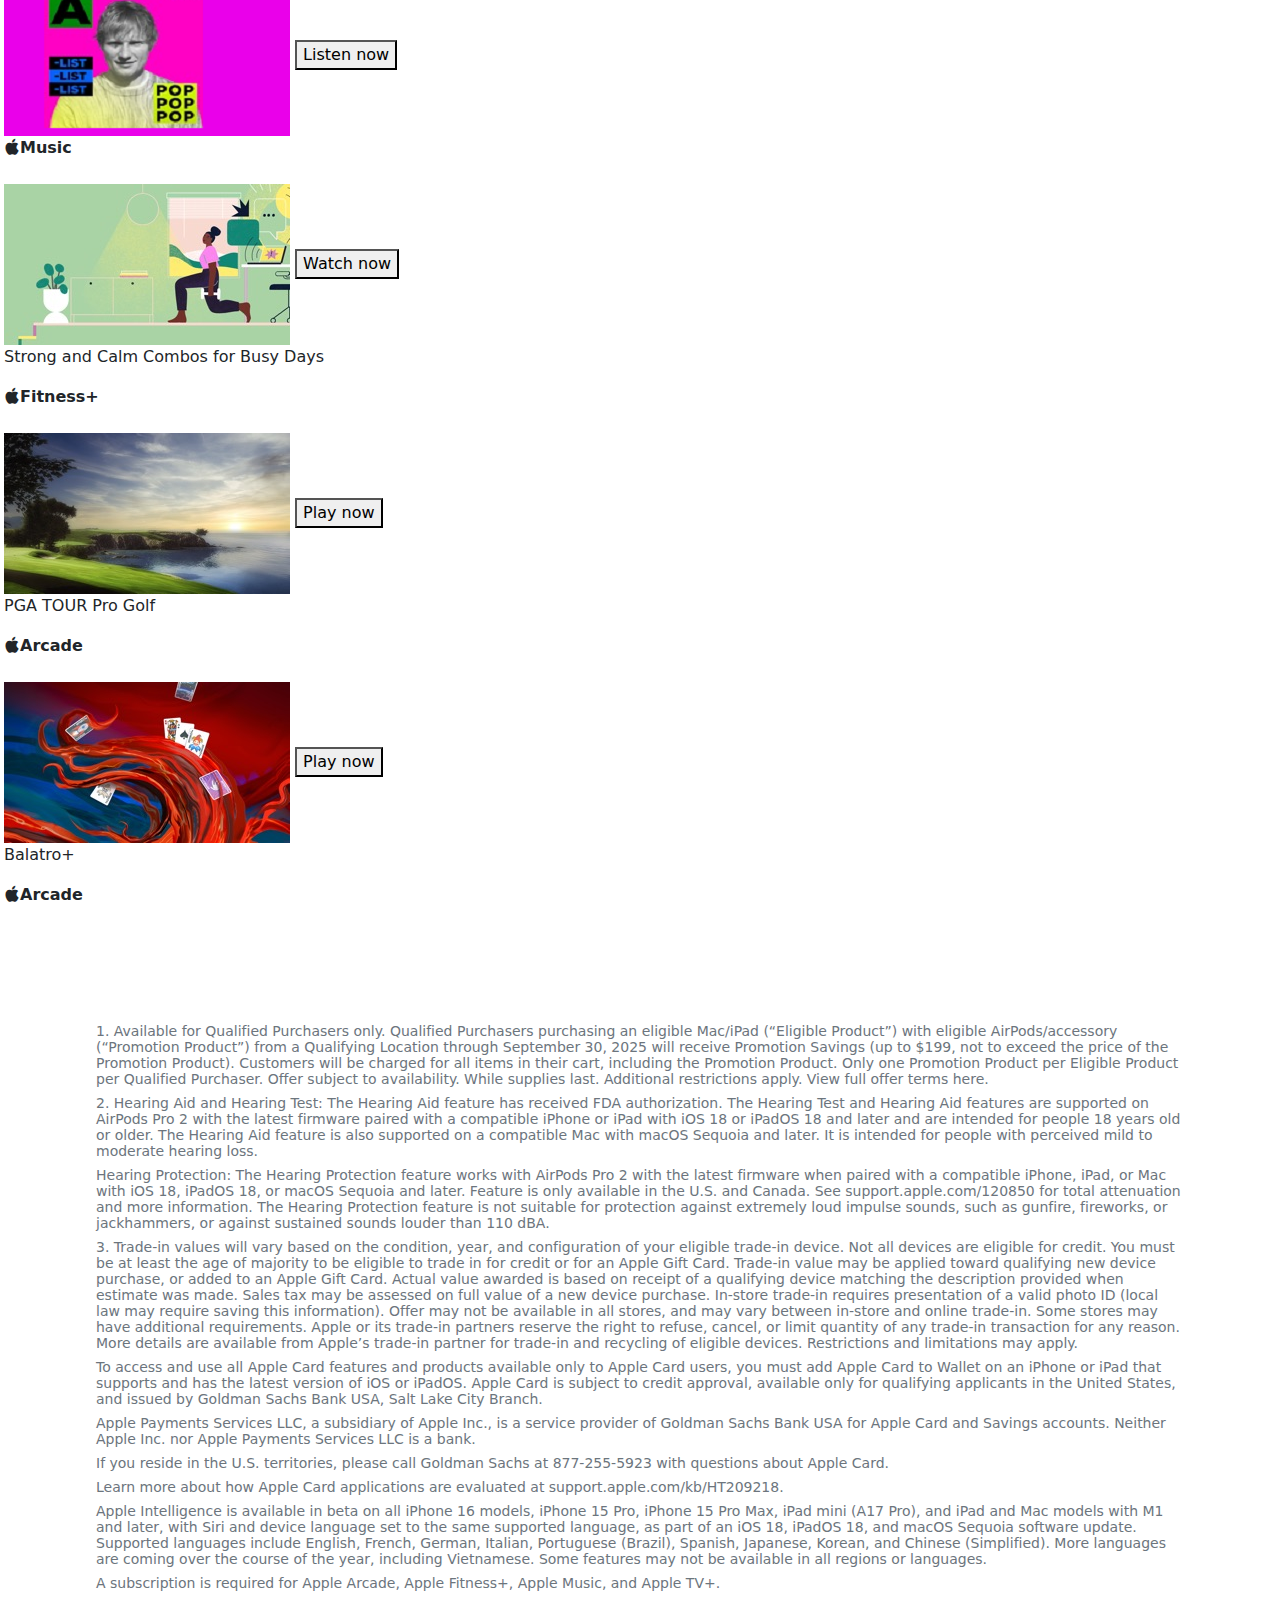
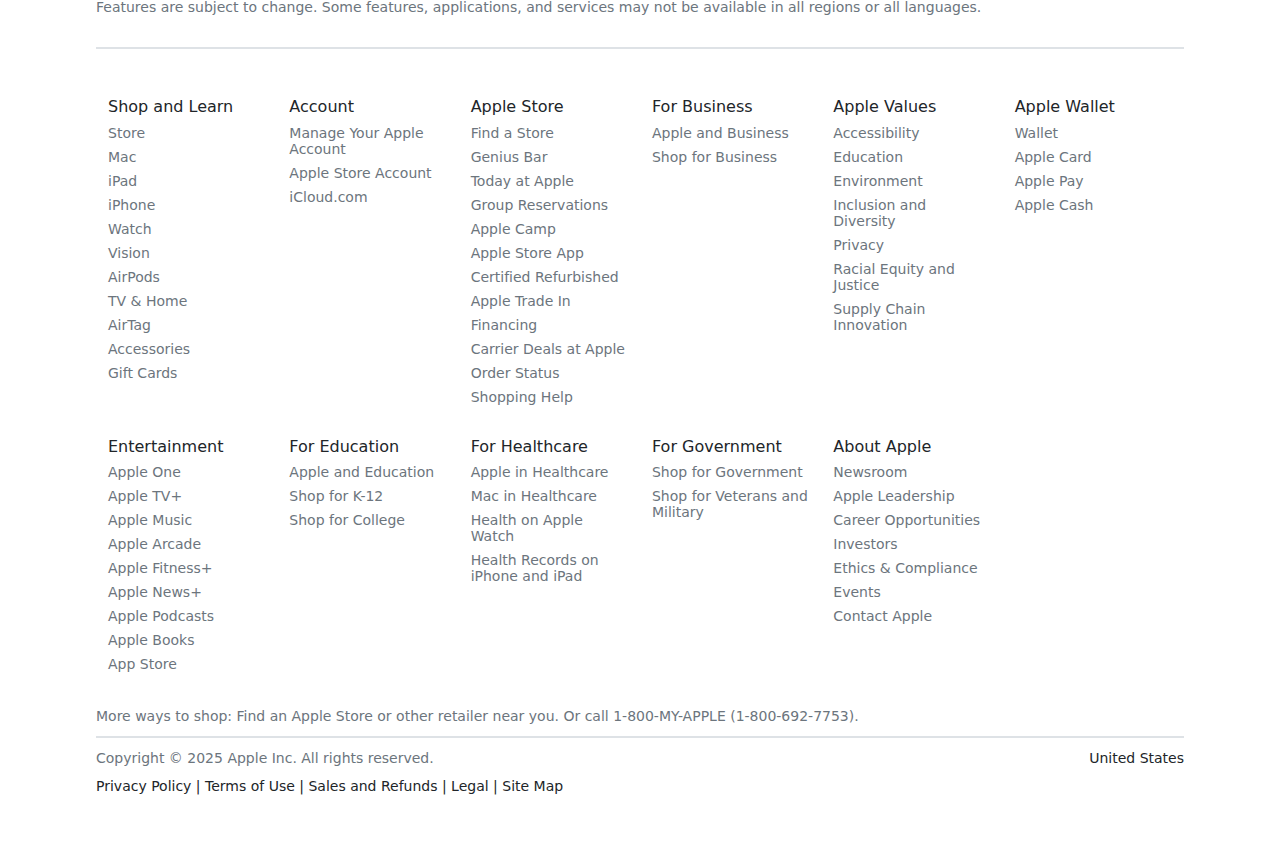
<file: views/home/index.html>
<!DOCTYPE html>
<html lang="es">

<head>
    <meta charset="UTF-8">
    <meta name="viewport" content="width=device-width, initial-scale=1.0">
    <meta name="description" content="Sitio Web - Proyecto Apple">
    <title>Apple</title>
    <link rel="shortcut icon" href="../../assets/images/favicon/favicon.ico" type="image/x-icon">
    <link rel="stylesheet" href="../../vendors/bootstrap/css/bootstrap.min.css">
    <link rel="stylesheet" href="../../vendors/swiper/css/swiper-bundle.min.css">
    <link rel="stylesheet" href="../../assets/styles/home.css">
    <link rel="stylesheet" href="https://cdn.jsdelivr.net/npm/bootstrap-icons@1.13.1/font/bootstrap-icons.min.css">
</head>

<body>
    <header class="bg-body-tertiary">
        <nav class="navbar navbar-expand-lg">
            <div class="container-fluid">
                <button class="navbar-toggler" type="button" data-bs-toggle="collapse"
                    data-bs-target="#navbarSupportedContent" aria-controls="navbarSupportedContent"
                    aria-expanded="false" aria-label="Toggle navigation">
                    <span class="navbar-toggler-icon"></span>
                </button>
                <div class="collapse navbar-collapse" id="navbarSupportedContent">
                    <ul class="navbar-nav align-items-center mx-auto mb-2 mb-lg-0 gap-3">
                        <li class="nav-item">
                            <a class="nav-link" href="../home/index.html"><i class="bi bi-apple text-dark"></i></a>
                        </li>
                        <li class="nav-item">
                            <a class="nav-link navItem" href="#"><small>Store</small></a>
                        </li>
                        <li class="nav-item">
                            <a class="nav-link navItem" href="#"><small>Mac</small></a>
                        </li>
                        <li class="nav-item">
                            <a class="nav-link navItem" href="#"><small>iPad</small></a>
                        </li>
                        <li class="nav-item">
                            <a class="nav-link navItem" href="#"><small>iPhone</small></a>
                        </li>
                        <li class="nav-item">
                            <a class="nav-link navItem" href="#"><small>Watch</small></a>
                        </li>
                        <li class="nav-item">
                            <a class="nav-link navItem" href="#"><small>Vision</small></a>
                        </li>
                        <li class="nav-item">
                            <a class="nav-link navItem" href="#"><small>AirPods</small></a>
                        </li>
                        <li class="nav-item">
                            <a class="nav-link navItem" href="#"><small>TV & Home</small></a>
                        </li>
                        <li class="nav-item">
                            <a class="nav-link navItem" href="#"><small>Entertainment</small></a>
                        </li>
                        <li class="nav-item">
                            <a class="nav-link navItem" href="../accesories/index.html"><small>Accessories</small></a>
                        </li>
                        <li class="nav-item">
                            <a class="nav-link navItem" href="#"><small>Support</small></a>
                        </li>
                        <li class="nav-item">
                            <a class="nav-link" href="#"><i class="bi bi-search text-dark"></i></a>
                        </li>
                        <li class="nav-item">
                            <a class="nav-link" href="#"><i class="bi bi-bag-fill text-dark"></i></a>
                        </li>
                    </ul>
                </div>
            </div>
        </nav>
        <div id="subNav" class="px-5">
            <section class="row row-cols-4 gap-5 justify-content-center">
                <section class="d-flex flex-column">
                    <p class="mb-3 text-secondary"><small>Explore Watch</small></p>
                    <h4 class="mb-1">Explore All Apple Watch</h4>
                    <h4 class="mb-1">Apple Watch Series 10</h4>
                    <h4 class="mb-1">Apple Watch Ultra 2</h4>
                    <h4 class="mb-1">Apple Watch SE</h4>
                    <h4 class="mb-1">Apple Watch Nike</h4>
                    <h4 class="mb-3">Apple Watch Hermès</h4>
                    <p class="mb-0 fw-semibold"><small>Compare Watch</small></p>
                    <p class="fw-semibold"><small>Why Apple Watch</small></p>
                </section>
                <section class="d-flex flex-column">
                    <p class="mb-3 text-secondary"><small>Shop Watch</small></p>
                    <p class="mb-1"><small>Shop Apple Watch</small></p>
                    <p class="mb-1"><small>Apple Watch Studio</small></p>
                    <p class="mb-1"><small>Apple Watch Bands</small></p>
                    <p class="mb-1"><small>Apple Watch Accessories</small></p>
                    <p class="mb-1"><small>Apple Trade In</small></p>
                    <p><small>Financing</small></p>
                </section>
                <section class="d-flex flex-column">
                    <p class="mb-3 text-secondary"><small>More from Watch</small></p>
                    <p class="mb-1"><small>Apple Watch Support</small></p>
                    <p class="mb-1"><small>AppleCare+</small></p>
                    <p class="mb-1"><small>watchOS 26 Preview</small></p>
                    <p class="mb-1"><small>Apple Watch For Your Kids</small></p>
                    <p class="mb-1"><small>Apps by Apple</small></p>
                    <p><small>Apple Fitness+</small></p>
                </section>
            </section>
        </div>
    </header>
    <main>
        <section id="section1">
            <section class="d-flex flex-column align-items-center gap-2">
                <section class="text-center">
                    <h1 class="fw-semibold">MacBook Air</h1>
                    <h4 class="fw-normal mt-2">Sky blue color.<br>Sky high performance with M4.</h4>
                    <section class="d-flex justify-content-center align-items-center gap-3 mt-4">
                        <button type="button" class="btn btn-primary rounded-pill btn-lg">Learn more</button>
                        <button type="button" class="btn btn-outline-primary rounded-pill btn-lg">Buy</button>
                    </section>
                </section>
                <section>
                    <img src="../../assets/images/home/section1/section1_new-Photoroom.png" alt="Imagen"
                        class="img-fluid">
                </section>
                <p class="text-center fs-5 fw-medium">Built for Apple Intelligence.</p>
            </section>
        </section>
        <section id="section2">
            <section class="d-flex flex-column align-items-center justify-content-between gap-4">
                <section class="text-center">
                    <h1 class="fw-bolder">iPhone</h1>
                    <h3 class="fw-normal">Meet the iPhone 16 family.</h3>
                    <section class="d-flex justify-content-center align-items-center gap-3 mt-4">
                        <button type="button" class="btn btn-primary rounded-pill btn-lg">Learn more</button>
                        <button type="button" class="btn btn-outline-primary rounded-pill btn-lg">Shop
                            iPhone</button>
                    </section>
                    <h5 class="mt-4">
                        <span>Built for Apple Intelligence.</span>
                    </h5>
                </section>
                <section>
                    <img src="../../assets/images/home/section1/section2-Photoroom.png" alt="Imagen" class="img-fluid">
                </section>
            </section>
        </section>
        <section id="section3">
            <section>
                <section class="text-center">
                    <section class="d-flex justify-content-center align-items-center">
                        <img src="../../assets/images/home/svg/logo-apple.svg" alt="Logo Apple" width="45" height="45">
                        <h1 class="mb-0 mt-1 fw-bolder">Trade In</h1>
                    </section>
                    <h4 class="fw-normal mt-1 ms-2">Get extra credit toward a new iPhone when you
                        trade in.</h4>
                    <h5 class="fw-light text-secondary">Now through 6.18</h5>
                    <section class="d-flex justify-content-center mt-4">
                        <button type="button" class="btn btn-primary rounded-pill btn-lg">Get your
                            estimate</button>
                    </section>
                </section>
                <section>
                    <img id="imgSection3" src="../../assets/images/home/section1/section3_new-Photoroom.png"
                        alt="Imagen" class="img-fluid">
                </section>
            </section>
        </section>
        <section class="row m-0 section2 g-3">
            <div class="div1 col-12 col-md-6">
                <div class="text-center div1-1 d-flex align-items-center">
                    <div>
                        <img class="w-75 shadow-img img-fluid" src="../../assets/images/home/section2/img1.png" alt="">
                        <img src="../../assets/images/home/section2/img2.png" class="img-fluid" alt="">
                        <p class="text-center fw-bold">Apple Worldwide Developers Conference. <br>Join us online June
                            9-13
                        </p>
                        <button type="button" class="btn btn-primary rounded-pill">Learn more</button>
                    </div>
                </div>
            </div>
            <div class="div2 col-12 col-md-6 d-flex align-items-center">
                <div class="text-center div2-2 d-flex align-items-center">
                    <div>
                        <h3 class="fw-bold fs-2"><i class="bi bi-apple"></i>WATCH</h3>
                        <p class="mb-0 fw-bold">SERIES 10</p>
                        <p class="mb-0 fs-4 mt-1 mb-3">Thinstant classic</p>
                        <div class="my-2">
                            <button type="button" class="btn btn-primary rounded-pill me-1">Learn more</button>
                            <button type="button" class="btn btn-outline-primary rounded-pill px-3">Buy</button>
                        </div>
                        <img class="mt-5 img-fluid" src="../../assets/images/home/section2/img3-copia.png" alt="">
                    </div>
                </div>
            </div>
        </section>

        <section class="row m-0 section2 g-3">
            <div class="div1 col-12 col-md-6">
                <div class="text-center div1-1 d-flex align-items-center" id="fondo-degrade">
                    <div class="text-center align-items-center w-100">
                        <img src="../../assets/images/home/section2/img6.png" class="img-fluid" alt="">
                        <p class="fs-5">Now supercharged by the M3 chip.</p>
                        <button type="button" class="btn btn-primary rounded-pill me-1">Learn more</button>
                        <button type="button" class="btn btn-outline-primary rounded-pill px-3">Apply now</button>
                        <img src="../../assets/images/home/section2/img4.png" class="img-fluid mt-4" alt=""><br>
                        <p class="text-center text-degrade mt-4">Built for Apple Intelligence.
                        </p>
                    </div>
                </div>
            </div>
            <div class="div2 col-12 col-md-6 d-flex align-items-center">
                <div class="text-center div2-2 d-flex align-items-center w-100">
                    <div class="text-center align-items-center w-100">
                        <h3 class="fs-1">College <br>Students</h3>
                        <p class="mb-0 fs-5 mt-1">Macs and iPads. Brilliant.</p>
                        <p class="mb-0 fs-5 mb-3">EIn every class.</p>
                        <div class="my-2">
                            <button type="button" class="btn btn-primary rounded-pill me-1">Learn More</button>
                        </div>
                        <img class="mt-5 img-fluid" src="../../assets/images/home/section2/img5.png" alt="">
                    </div>
                </div>
        </section>

        <section class="row m-0 section2 g-3">
            <div class="div2 col-12 col-md-6 d-flex align-items-cente">
                <div class="text-center div2-2 d-flex align-items-center w-100">
                    <div class="text-center align-items-center w-100">
                        <img class="img-fluid w-75 px-5" src="../../assets/images/home/section2/img7.png" alt="">
                        <h3 class="fs-1">
                            OS preview</h3>
                        <p class="mb-3 fs-5 mt-1">Discover amazing new features <br> on all platforms.</p>
                        <button type="button" class="btn btn-primary rounded-pill me-1">See the trailer</button>
                    </div>
                </div>
            </div>
            <div class="div2 col-12 col-md-6 d-flex align-items-center">
                <div class="text-center div2-2 d-flex align-items-center w-100">
                    <div class="text-center align-items-center w-100">
                        <h3 class="fs-1"><i class="bi bi-apple"></i>Card</h3>
                        <p class="mb-0 fs-5 mt-1 mb-3">Get up to 3% Daily Cash back<br>with every purchase.</p>
                        <button type="button" class="btn btn-primary rounded-pill me-1">Learn more</button>
                        <button type="button" class="btn btn-outline-primary rounded-pill px-3">Apply now</button>
                        <img class="img-fluid w-100" src="../../assets/images/home/section2/img4.jpg" alt="">
                    </div>
                </div>
            </div>
        </section>

        <section id="sectionCarousel" class="">
            <div class="swiper">
                <div class="my-5 swiper-wrapper">
                    <div class="swiper-slide">
                        <img src="../../assets/images/home/carousel/monitor1.jpg" alt="Imagen de Slide"
                            class="img-fluid">
                        <div class="btn-slide">
                            <button class="me-2">Stream now</button>
                            <p class="d-inline fs-5"><b>Comedy •</b></p>
                            <p class="d-inline fs-5">Kindness makes a comeback.</p>
                        </div>
                    </div>
                    <div class="swiper-slide">
                        <img src="../../assets/images/home/carousel/monitor2.jpg" alt="Imagen de Slide"
                            class="img-fluid">
                        <div class="btn-slide">
                            <button class="me-2">Stream now</button>
                            <p class="d-inline fs-5"><b>Suspense •</b></p>
                            <p class="d-inline fs-5">Surgical division of his memories between work and personal life.
                            </p>
                        </div>
                    </div>
                    <div class="swiper-slide">
                        <img src="../../assets/images/home/carousel/monitor3.jpg" alt="Imagen de Slide"
                            class="img-fluid">
                        <div class="btn-slide">
                            <button class="me-2">Stream now</button>
                            <p class="d-inline fs-5"><b>Comedy •</b></p>
                            <p class="d-inline fs-5"> A heartfelt comedy about life and other hazards.</p>
                        </div>
                    </div>
                    <div class="swiper-slide">
                        <img src="../../assets/images/home/carousel/monitor4.jpg" alt="Imagen de Slide"
                            class="img-fluid">
                        <div class="btn-slide">
                            <button class="me-2">Stream now</button>
                            <p class="d-inline fs-5"><b>Comedy •</b></p>
                            <p class="d-inline fs-5"> Seth Rogen dives into the wild chaos of Hollywood in this all-star
                                satire.</p>
                        </div>
                    </div>
                    <div class="swiper-slide">
                        <img src="../../assets/images/home/carousel/monitor5.jpg" alt="Imagen de Slide"
                            class="img-fluid">
                        <div class="btn-slide">
                            <button class="me-2">Stream now</button>
                            <p class="d-inline fs-5"><b>Drama •</b></p>
                            <p class="d-inline fs-5">Live your best lie.</p>
                        </div>
                    </div>
                    <div class="swiper-slide">
                        <img src="../../assets/images/home/carousel/monitor6.jpg" alt="Imagen de Slide"
                            class="img-fluid">
                        <div class="btn-slide">
                            <button class="me-2">See the schedule</button>
                            <p class="d-inline fs-5">Watch every club, every match, live—all season long.</p>
                        </div>
                    </div>
                    <div class="swiper-slide">
                        <img src="../../assets/images/home/carousel/monitor7.jpg" alt="Imagen de Slide"
                            class="img-fluid">
                        <div class="btn-slide">
                            <button class="me-2">Stream now</button>
                            <p class="d-inline fs-5"><b>Comedy •</b></p>
                            <p class="d-inline fs-5">Kindness makes a comeback.</p>
                        </div>
                    </div>
                    <div class="swiper-slide">
                        <img src="../../assets/images/home/carousel/monitor8.jpg" alt="Imagen de Slide"
                            class="img-fluid">
                        <div class="btn-slide">
                            <button class="me-2">Stream now</button>
                            <p class="d-inline fs-5"><b>Comedy •</b></p>
                            <p class="d-inline fs-5">Kindness makes a comeback.</p>
                        </div>
                    </div>
                    <div class="swiper-slide">
                        <img src="../../assets/images/home/carousel/monitor9.jpg" alt="Imagen de Slide"
                            class="img-fluid">
                        <div class="btn-slide">
                            <button class="me-2">Stream now</button>
                            <p class="d-inline fs-5"><b>Comedy •</b></p>
                            <p class="d-inline fs-5">Kindness makes a comeback.</p>
                        </div>
                    </div>
                    <div class="swiper-slide">
                        <img src="../../assets/images/home/carousel/monitor10.jpg" alt="Imagen de Slide"
                            class="img-fluid">
                        <div class="btn-slide">
                            <button class="me-2">Stream now</button>
                            <p class="d-inline fs-5"><b>Comedy •</b></p>
                            <p class="d-inline fs-5">Kindness makes a comeback.</p>
                        </div>
                    </div>
                </div>
                <div class="swiper-pagination"></div>
            </div>
        </section>

        <section id="sectionCarousel2">
            <div class="ticker-wrapper">
                <div class="ticker-track">
                    <div class="slide p-1">
                        <img src="../../assets/images/home/carousel2/foto1.jpg" alt="" class="img-fluid">
                        <button class="hover-btn">Watch now</button>
                        <p class="p-img">Strength whit Gregg</p>
                        <p class="p-img2 fw-bold"><i class="bi bi-apple"></i>Fitness+</p>
                    </div>
                    <div class="slide p-1">
                        <img src="../../assets/images/home/carousel2/foto2.png" alt="" class="img-fluid">
                        <button class="hover-btn">Listen now</button>
                        <p class="p-img2 text-dark fw-bold"><i class="bi bi-apple"></i>Music</p>
                    </div>
                    <div class="slide p-1">
                        <img src="../../assets/images/home/carousel2/foto3.jpg" alt="" class="img-fluid">
                        <button class="hover-btn">Watch now</button>
                        <p class="p-img">Strong and Calm Combos for Busy Days</p>
                        <p class="p-img2 fw-bold"><i class="bi bi-apple"></i> Fitness+</p>
                    </div>
                    <div class="slide p-1">
                        <img src="../../assets/images/home/carousel2/foto4.jpg" alt="" class="img-fluid">
                        <button class="hover-btn">Play now</button>
                        <p class="p-img">PGA TOUR Pro Golf</p>
                        <p class="p-img2 fw-bold"><i class="bi bi-apple"></i>Arcade</p>
                    </div>
                    <div class="slide p-1">
                        <img src="../../assets/images/home/carousel2/foto5.jpg" alt="" class="img-fluid">
                        <button class="hover-btn">Watch now</button>
                        <p class="p-img">Balatro+</p>
                        <p class="p-img2 fw-bold"><i class="bi bi-apple"></i>Arcade</p>
                    </div>
                    <div class="slide p-1">
                        <img src="../../assets/images/home/carousel2/foto1.jpg" alt="" class="img-fluid">
                        <button class="hover-btn">Play now</button>
                        <p class="p-img">Strength whit Gregg</p>
                        <p class="p-img2 fw-bold"><i class="bi bi-apple"></i>Fitness+</p>
                    </div>
                    <div class="slide p-1">
                        <img src="../../assets/images/home/carousel2/foto2.png" alt="" class="img-fluid">
                        <button class="hover-btn">Listen now</button>
                        <p class="p-img2 text-dark fw-bold"><i class="bi bi-apple"></i>Music</p>
                    </div>
                    <div class="slide p-1">
                        <img src="../../assets/images/home/carousel2/foto3.jpg" alt="" class="img-fluid">
                        <button class="hover-btn">Watch now</button>
                        <p class="p-img">Strong and Calm Combos for Busy Days</p>
                        <p class="p-img2 fw-bold"><i class="bi bi-apple"></i>Fitness+</p>
                    </div>
                    <div class="slide p-1">
                        <img src="../../assets/images/home/carousel2/foto4.jpg" alt="" class="img-fluid">
                        <button class="hover-btn">Play now</button>
                        <p class="p-img">PGA TOUR Pro Golf</p>
                        <p class="p-img2 fw-bold"><i class="bi bi-apple"></i>Arcade</p>
                    </div>
                    <div class="slide p-1">
                        <img src="../../assets/images/home/carousel2/foto5.jpg" alt="" class="img-fluid">
                        <button class="hover-btn">Play now</button>
                        <p class="p-img">Balatro+</p>
                        <p class="p-img2 fw-bold"><i class="bi bi-apple"></i>Arcade</p>
                    </div>
                </div>
            </div>
        </section>

        <!-- ARREGLAR movimiento del segundo carrusel (swiper no funca bien para cosas q se muevan continuamente, preguntarle a chat gpt si me recomienda otra tecnologia) -->

    </main>
    <footer class="px-2 px-md-3 px-lg-5 py-5 mt-5">
        <section id="terminos" class="mx-2 mx-md-3 mx-lg-5 pb-4 border-bottom border-2"></section>
        <section id="menu"
            class="mx-2 mx-md-3 mx-lg-5 my-4 row row-cols-1 row-cols-sm-3 row-cols-md-4 row-cols-lg-5 row-cols-xl-6 g-4">
        </section>
        <p class="mx-2 mx-md-3 mx-lg-5 mt-3 mb-0 text-secondary"><small>More ways to shop: Find an Apple Store or other
                retailer near you. Or call 1-800-MY-APPLE (1-800-692-7753).</small></p>
        <section class="mx-2 mx-md-3 mx-lg-5 mt-2 pt-2 mb-0 border-top border-2 d-flex justify-content-between">
            <p class="text-secondary mb-0"><small>Copyright © 2025 Apple Inc. All rights reserved.</small></p>
            <p class="mb-0"><small>United States</small></p>
        </section>
        <p class="mx-2 mx-md-3 mx-lg-5 mt-1">
            <small>
                Privacy Policy | Terms of Use | Sales and Refunds | Legal | Site Map
            </small>
        </p>
    </footer>
    <script src="../../vendors/bootstrap/js/bootstrap.bundle.min.js"></script>
    <script src="../../vendors/swiper/js/swiper-bundle.min.js"></script>
    <script src="../../assets/js/home.js"></script>
    <script src="../../assets/js/footer.js"></script>
</body>

</html>
</file>
<file: css/stylesection2.css>
/* .section2 {
    height: 100vh;
} */

.div1 {
    background-color: #f5f5f7;
}

.div2 {
    background: linear-gradient(#addcee, #f2f6f7);
}

.text-degrade {
    background: linear-gradient(to right,#0090f7,#ba62fc,#f2416b, #f2416b);
    -webkit-background-clip: text;
    -webkit-text-fill-color: transparent;
}
</file>
<file: assets/styles/home.css>
.div1, .div2 {
    height: 100vh;
}

.div1-1, .div2-2 {
    background-color: #f5f5f7;
    height: 100%;
}

.text-degrade {
    background: linear-gradient(94deg, #0090F7, #BA62FC, #F2416B, #F55600);
    background-clip: text;
    color: transparent;
    width: fit-content;
    margin: 0 auto;
}

.shadow-img {
    filter: drop-shadow(10px 5px 10px rgba(33, 33, 33, 0.4));
}

#section1,
#section2,
#section3 {
    min-height: 100vh;
}

#section1>section,
#section2>section,
#section3>section {
    min-height: 97vh;
    padding-top: 3.5rem;
}

#section1>section {
    background: linear-gradient(to bottom right, #d4eaf7, #f9f9f9);
}

#section2>section,
#section3>section {
    background-color: #f5f5f7;
}

#section1 section h1,
#section2 section h1,
#section3 section h1 {
    font-size: 3rem;
}

#fondo-degrade {
    background: linear-gradient(to bottom, #addcee, #f2f6f7);
}

#section1 p,
#section2 h5 span {
    background: linear-gradient(94deg, #0090F7, #BA62FC, #F2416B, #F55600);
    background-clip: text;
    color: transparent;
}

#imgSection3 {
    width: 100%;
}

.swiper {
    width: 100%;
    height: auto;
}

.swiper-slide {
    width: 80%;
    display: flex;
    justify-content: center;
    align-items: center;
    opacity: 0.4;
    transition: opacity 0.5s;
    position: relative;
}

.swiper-slide img {
    width: 100%;
    height: auto;
}

/* Slide activa totalmente visible */
.swiper-slide-active {
  opacity: 1;
}

.swiper-pagination-bullet {
  background: rgb(114, 114, 114); /* color de puntitos inactivos */
  opacity: 0.7;
  margin: 0 7px !important;
}

/* Puntito activo */
.swiper-pagination-bullet-active {
  background: rgb(45, 43, 43); /* color del puntito activo */
  opacity: 1;
}

.btn-slide {
    position: absolute;
    bottom: 46px; /* separación inferior */
    left: 50px;   /* separación izquierda */
    padding: 8px 20px;
    color: rgb(255, 255, 255);
    font-size: 18px;
}

.btn-slide button {
  padding: 8px 20px;
  background-color: f5f5f7; /* negro semi-transparente */
  color: black;
  border: none;
  border-radius: 20px;
  cursor: pointer;
}
</file>
<file: assets/styles/accesories.css>
body {
    margin: 0;
    font-family: -apple-system, BlinkMacSystemFont, "Segoe UI", Roboto, Oxygen,
        Ubuntu, Cantarell, "Open Sans", "Helvetica Neue", sans-serif;
    background-color: #ffffff;
    color: #1d1d1f;
}

.hero {
    background-color: #f5f5f7;
    display: flex;
    align-items: center;
    justify-content: center;
    height: 75vh;
    text-align: left;
    padding: 2rem;
}

.hero img {
    margin-right: 0;
    height: 75vh;
    width: auto;
}

.hero-content {
    width: 35%;
    margin-left: 12%;
    margin-top: 10%;
}

.hero .imag {
    width: 70%;
}

.hero-content h1 {
    font-size: 45px;
    font-weight: 700;
    margin-bottom: 20px;
    width: 220px;
}

.hero-content p {
    font-size: 20px;
    color: #000000;
    margin-bottom: 30px;
    width: 300px;
}

.hero-link {
    font-size: 18px;
    color: #0071e3;
    text-decoration: none;
    font-weight: 500;
    transition: opacity 0.2s ease-in-out;
}

.hero-link:hover {
    text-decoration: underline;
    opacity: 0.8;
}

/* ---------------------search---------------------- */
.search {
    text-align: center;
    margin-top: 5%;
}

.search h2 {
    font-size: 32px;
}

.search-container {
    display: flex;
    align-items: center;
    justify-content: center;
    margin: 32px;
}

.search-box {
    display: flex;
    align-items: center;
    border: 1px solid #888888;
    border-radius: 8px;
    padding: 10px 15px;
    height: 55px;
    width: 100%;
    max-width: 600px;
    box-shadow: 0 0 5px rgba(0, 0, 0, 0.05);
}

.search-box svg {
    width: 18px;
    height: 18px;
    margin-right: 10px;
    fill: #999;
}

.search-box input {
    border: none;
    outline: none;
    width: 100%;
    font-size: 18px;
}

/* ---------------------tabs---------------------- */
.tabs {
    display: flex;
    justify-content: center;
    gap: 40px;
    border-bottom: 1px solid #ccc;
    margin-bottom: 30px;
}

.tab-button {
    padding: 10px;
    cursor: pointer;
    color: #666;
    font-size: 18px;
    border: none;
    background: none;
    border-bottom: 2px solid transparent;
    transition: all 0.3s;
}

.tab-button.active {
    color: #000;
    border-color: #000;
}

.tab-content {
    display: none;
    animation: fade 0.3s ease-in-out;
}

.tab-content.active {
    display: block;
}

@keyframes fade {
    from {
        opacity: 0;
    }

    to {
        opacity: 1;
    }
}

/* ---------------------bubbles---------------------- */
.browse-bubbles {
    margin: 5% 14% 5% 14%;
}

.icons-container {
    display: flex;
    justify-content: center;
    gap: 50px;
    margin-bottom: 30px;
    flex-wrap: wrap;
}

.icon-item {
    display: flex;
    flex-direction: column;
    align-items: center;
    font-size: 14px;
}

.icon-bubble {
    width: 150px;
    height: 150px;
    border: 1px solid #ccc;
    border-radius: 50%;
    display: flex;
    align-items: center;
    justify-content: center;
    margin-bottom: 10px;
}

.icon-bubble img {
    width: 75px;
    height: 75px;
}

#toggle-more {
    display: none;
}

.extra-icons-wrapper {
    max-height: 0;
    overflow: hidden;
    transition: max-height 0.5s ease;
}

#toggle-more:checked~.extra-icons-wrapper {
    max-height: 500px;
}

.show-more-label {
    color: #0077cc;
    width: 100%;
    text-align: center;
    cursor: pointer;
    display: inline-block;
    margin-top: 10px;
    border-top: 1px solid #ccc;
    padding-top: 10px;
    font-size: 14px;
    transition: color 0.3s;
}

.show-more-label:hover {
    color: #005fa3;
}

.show-more-label::after {
    content: "Show more ⌄";
}

#toggle-more:checked~.show-more-label::after {
    content: "Show less ⌃";
}

#toggle-more-category {
    display: none;
}

.extra-icons-wrapper-category {
    max-height: 0;
    overflow: hidden;
    transition: max-height 0.5s ease;
}

#toggle-more-category:checked~.extra-icons-wrapper-category {
    max-height: 1000px;
}

.show-more-label-category {
    color: #0077cc;
    width: 100%;
    text-align: center;
    cursor: pointer;
    display: inline-block;
    margin-top: 10px;
    border-top: 1px solid #ccc;
    padding-top: 10px;
    font-size: 14px;
    transition: color 0.3s;
}

.show-more-label-category:hover {
    color: #005fa3;
}

.show-more-label-category::after {
    content: "Show more ⌄";
}

#toggle-more-category:checked~.show-more-label::after {
    content: "Show less ⌃";
}

/* ---------------------playful-picks---------------------- */

.playful-picks h2{
    text-align: center;
}

.carousel-container {
    display: flex;
    overflow-x: auto;
    gap: 1rem;
    padding: 1rem;
    scroll-snap-type: x mandatory;
}

.card {
    flex: 0 0 auto;
    width: 250px;
    background: rgb(231, 231, 231);
    border-radius: 10px;
    scroll-snap-align: start;
    padding: 1rem;
    text-align: center;
}

.card img {
    width: 100%;
    height: auto;
}

.price {
    margin-top: 10px;
    font-weight: bold;
}

.only-at {
    color: orange;
    font-size: 0.9em;
    margin-bottom: 0.5em;
}

.carousel-container::-webkit-scrollbar {
    display: none;
}
</file>
